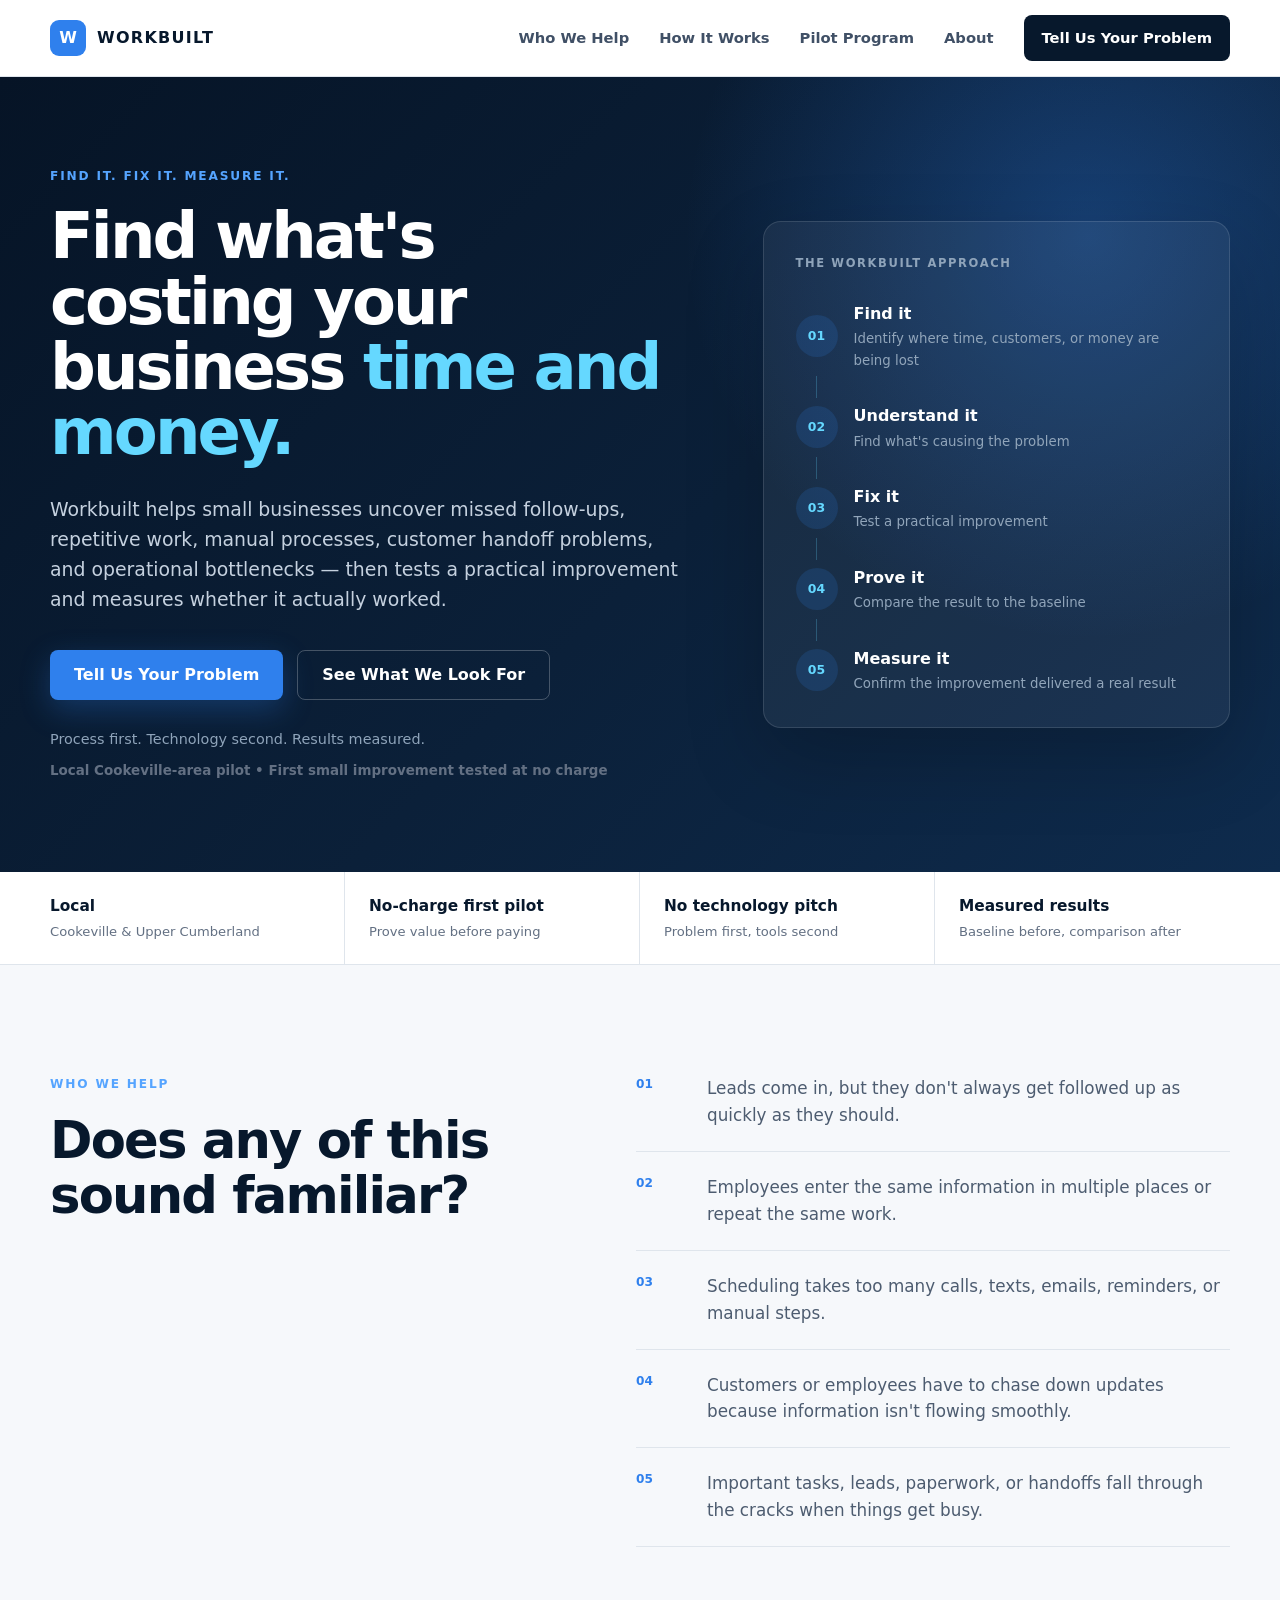
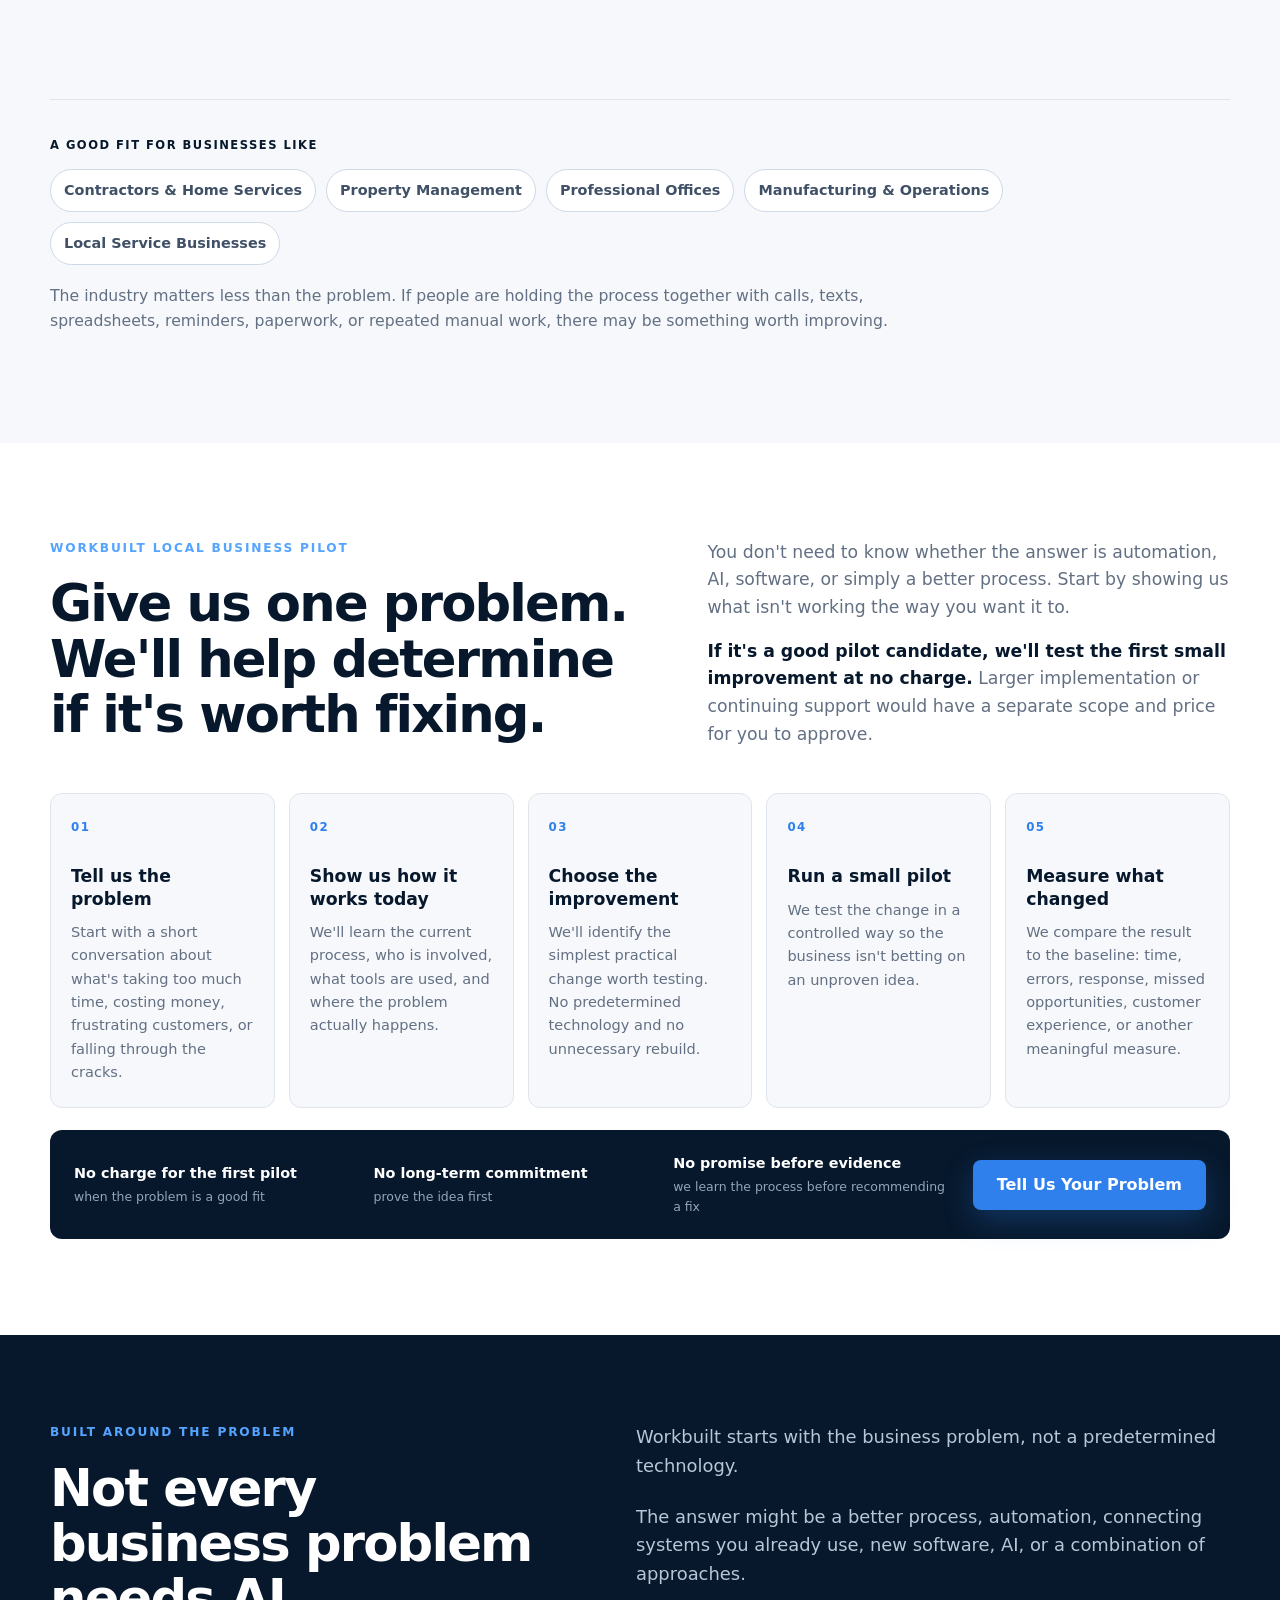
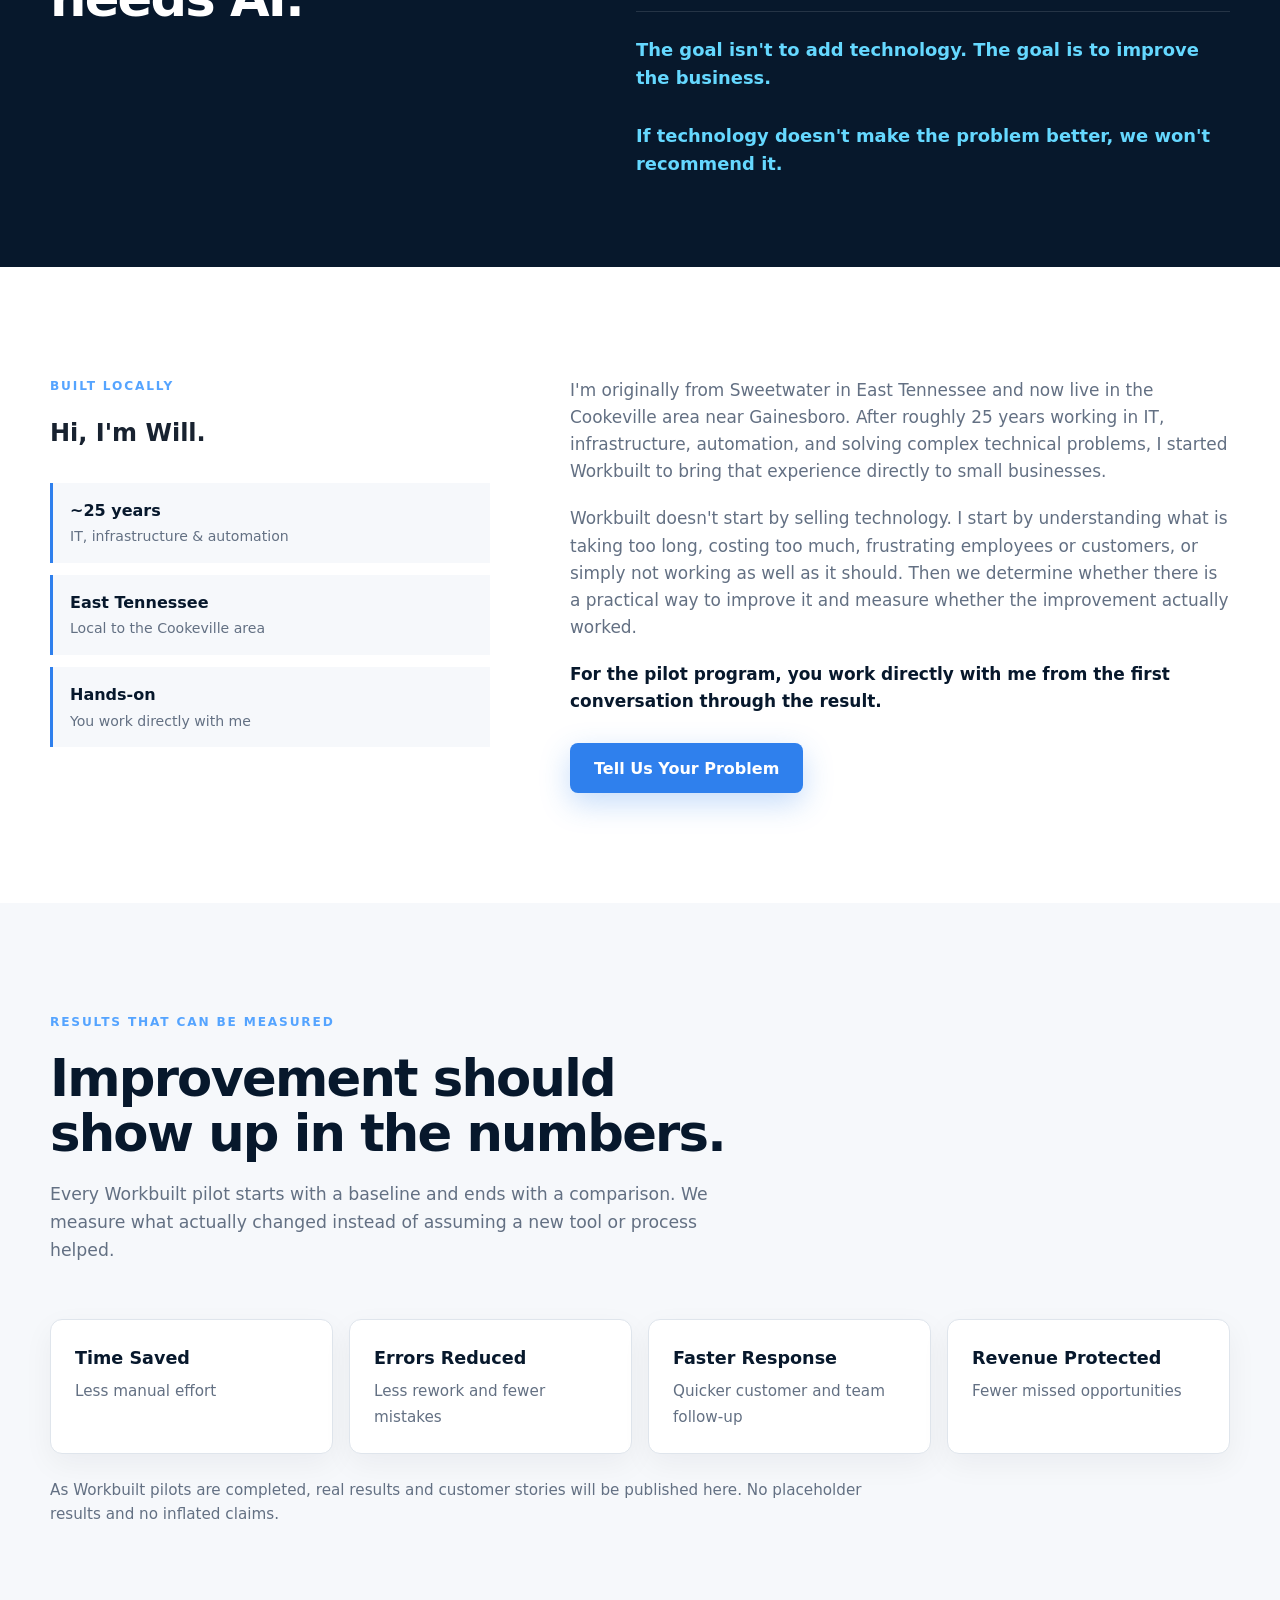
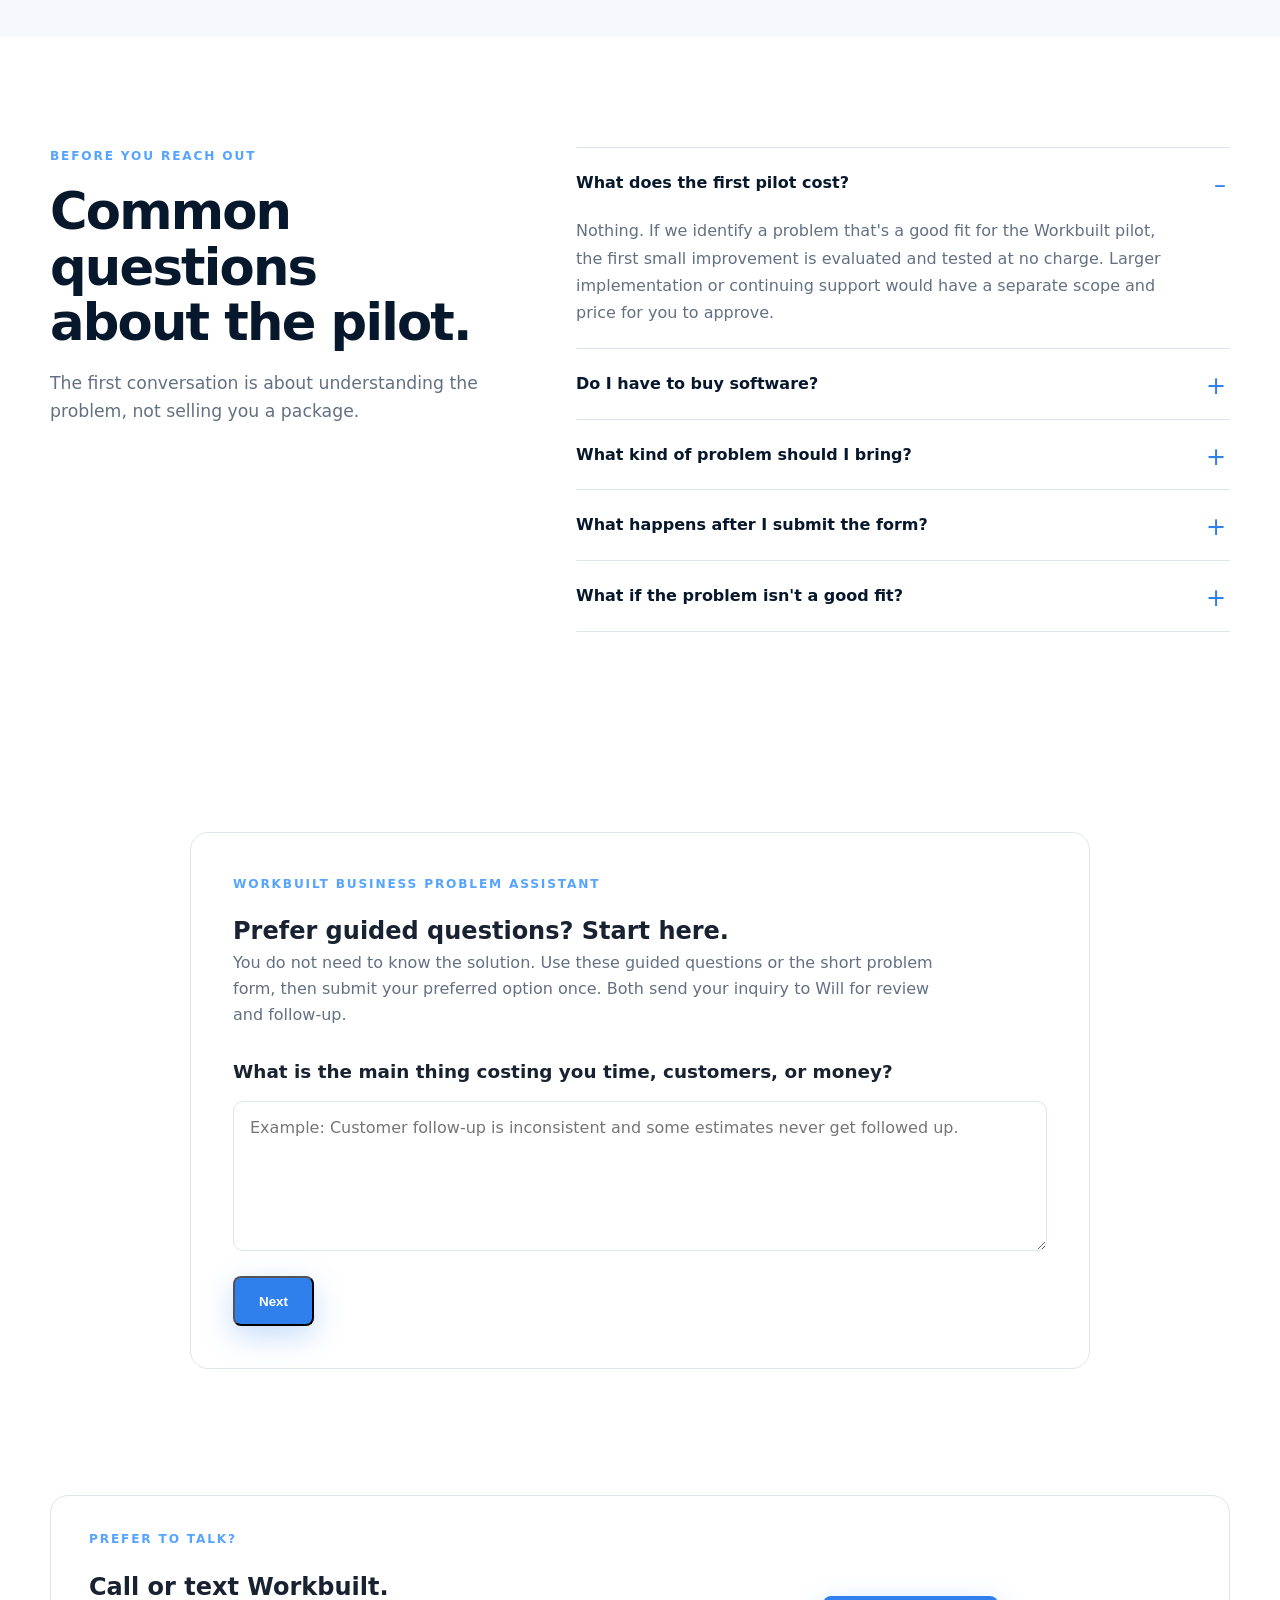
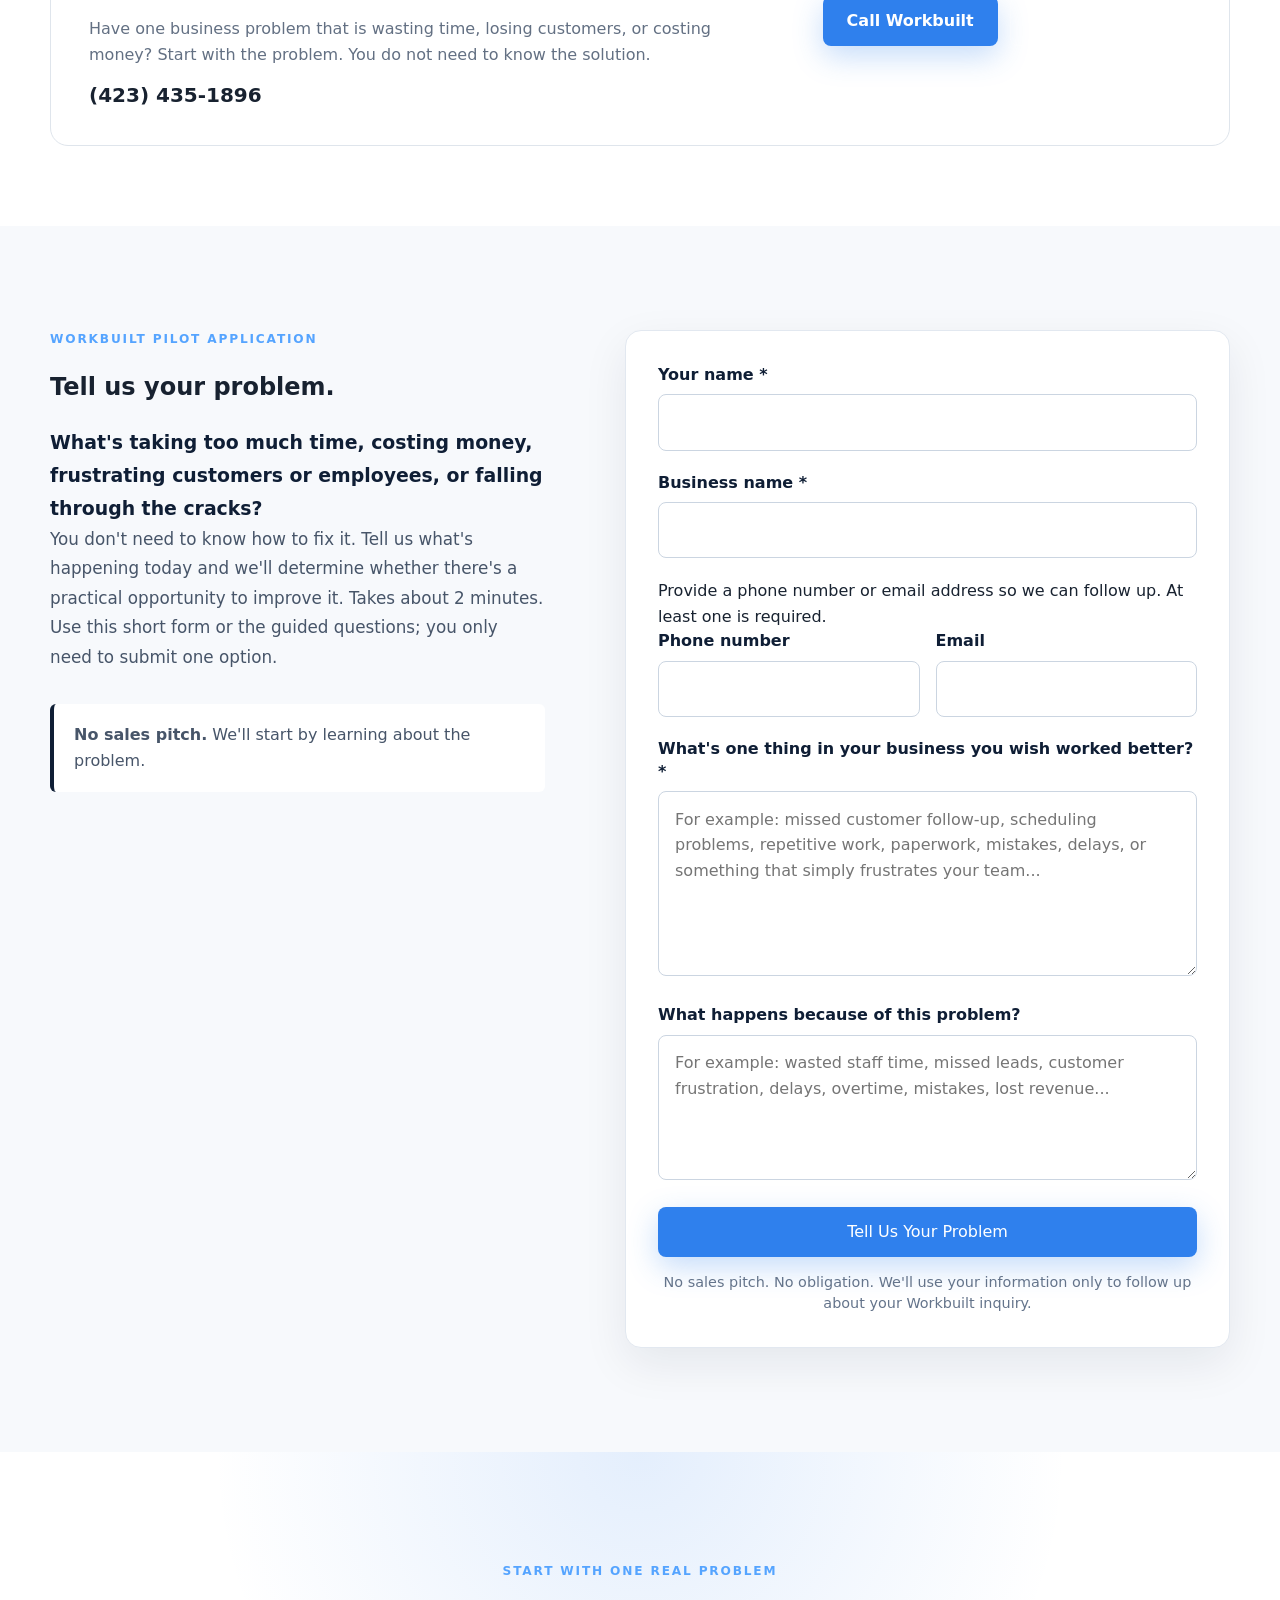
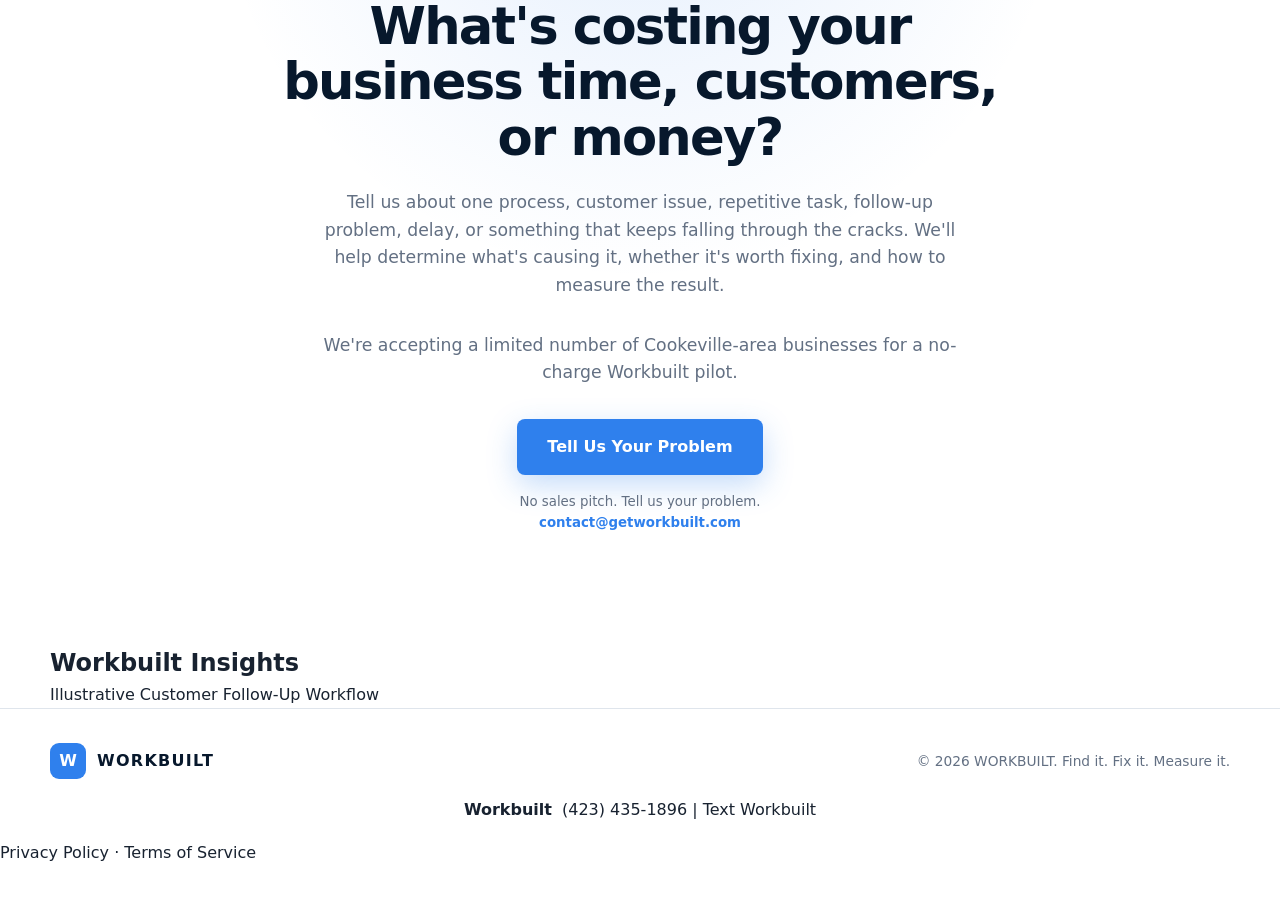
<file: index.html>
<!DOCTYPE html>
<html lang="en">
<head>
    <meta charset="UTF-8">
    <meta
        name="viewport"
        content="width=device-width, initial-scale=1.0"
    >

    <title>
        WORKBUILT | Find What Is Costing Your Business Time and Money
    </title>

    <meta
        name="description"
        content="WORKBUILT helps small businesses find missed follow-ups, repetitive work, manual processes, and operational problems that cost time or money — then test practical improvements and measure the result."
    >

    <meta
        name="robots"
        content="index, follow"
    >

    <meta
        property="og:title"
        content="WORKBUILT"
    >

    <meta
        property="og:description"
        content="Workbuilt helps businesses find operational problems costing time, customers, or money, then test practical improvements and measure whether they worked."
    >

    <meta
        property="og:type"
        content="website"
    >

    <meta
        property="og:url"
        content="https://getworkbuilt.com/"
    >

    <meta property="og:site_name" content="WORKBUILT">
    <meta name="twitter:card" content="summary">
    <meta name="twitter:title" content="WORKBUILT | Find It. Fix It. Measure It.">
    <meta name="twitter:description" content="Tell Workbuilt one real business problem. We find the cause, test a practical improvement, and measure the result.">
    <meta name="theme-color" content="#0f1e35">

    <link
        rel="canonical"
        href="https://getworkbuilt.com/"
    >

    <link
        rel="stylesheet"
        href="styles.css"
    >

<style>

/* ==========================================================
   WORKBUILT CONVERSION STYLES
   ========================================================== */

/* Pilot readability */

#pilot .pilot-copy {
    color: #475569;
    max-width: 640px;
}

#pilot .pilot-copy p {
    color: #475569;
    font-size: 1.08rem;
    line-height: 1.75;
    margin: 0 0 1.35rem;
}

#pilot .pilot-copy .pilot-lead {
    color: #0f1e35;
    font-weight: 700;
    font-size: 1.22rem;
    line-height: 1.55;
}

#pilot .pilot-copy strong {
    color: #0f1e35;
    font-weight: 800;
}

#pilot .pilot-copy .button {
    margin-top: 0.35rem;
}

/* Tighten philosophy / AI section */

#solutions {
    padding-top: 5.5rem;
    padding-bottom: 5.5rem;
}

#solutions .philosophy-copy p:last-child {
    margin-bottom: 0;
}

/* Keep the pilot offer visually balanced */

#pilot {
    padding-top: 6rem;
    padding-bottom: 6rem;
}

#pilot .audience-grid {
    align-items: start;
}

/* Mobile refinement */

@media (max-width: 768px) {

    #pilot {
        padding-top: 4.5rem;
        padding-bottom: 4.5rem;
    }

    #solutions {
        padding-top: 4.5rem;
        padding-bottom: 4.5rem;
    }

    #pilot .pilot-copy {
        max-width: none;
    }

    #pilot .pilot-copy .pilot-lead {
        font-size: 1.12rem;
    }
}



/* ==========================================================
   WORKBUILT PILOT APPLICATION
   ========================================================== */

.pilot-application-section {
    padding: 6.5rem 0;
    background: #f7f9fc;
}

.pilot-application-grid {
    display: grid;
    grid-template-columns: minmax(0, 0.9fr) minmax(0, 1.1fr);
    gap: 5rem;
    align-items: start;
}

.pilot-application-intro h2 {
    margin-top: 0.75rem;
    margin-bottom: 1.25rem;
}

.pilot-application-intro p {
    color: #475569;
    font-size: 1.05rem;
    line-height: 1.75;
}

.pilot-application-lead {
    color: #0f1e35 !important;
    font-size: 1.18rem !important;
    font-weight: 650;
}

.pilot-application-note {
    margin-top: 2rem;
    padding: 1.15rem 1.25rem;
    background: #ffffff;
    border-left: 4px solid #0f1e35;
    border-radius: 6px;
    color: #475569;
    line-height: 1.6;
}

.pilot-form-card {
    background: #ffffff;
    border: 1px solid #e2e8f0;
    border-radius: 16px;
    padding: 2rem;
    box-shadow: 0 16px 45px rgba(15, 30, 53, 0.08);
}

.form-field {
    margin-bottom: 1.25rem;
}

.form-field label {
    display: block;
    margin-bottom: 0.5rem;
    color: #0f1e35;
    font-weight: 700;
    line-height: 1.45;
}

.optional-label {
    color: #64748b;
    font-weight: 500;
    font-size: 0.9rem;
}

.form-field input,
.form-field textarea {
    width: 100%;
    box-sizing: border-box;
    border: 1px solid #cbd5e1;
    border-radius: 8px;
    background: #ffffff;
    color: #0f1e35;
    font: inherit;
    font-size: 1rem;
    padding: 0.9rem 1rem;
    transition:
        border-color 0.15s ease,
        box-shadow 0.15s ease;
}

.form-field textarea {
    resize: vertical;
    min-height: 145px;
}

.form-field input:focus,
.form-field textarea:focus {
    outline: none;
    border-color: #0f1e35;
    box-shadow: 0 0 0 3px rgba(15, 30, 53, 0.10);
}

.pilot-contact-grid {
    display: grid;
    grid-template-columns: 1fr 1fr;
    gap: 1rem;
}

.pilot-submit-button {
    width: 100%;
    border: 0;
    cursor: pointer;
    font: inherit;
}

.pilot-submit-button:disabled {
    opacity: 0.65;
    cursor: wait;
}

.pilot-form-reassurance {
    margin: 0.9rem 0 0;
    text-align: center;
    color: #64748b;
    font-size: 0.9rem;
}

.pilot-form-status {
    display: none;
    margin-top: 1.25rem;
    padding: 1rem 1.1rem;
    border-radius: 8px;
    line-height: 1.55;
}

.pilot-form-status.success {
    display: block;
    background: #f0fdf4;
    border: 1px solid #bbf7d0;
    color: #166534;
}

.pilot-form-status.error {
    display: block;
    background: #fff7ed;
    border: 1px solid #fed7aa;
    color: #9a3412;
}

.pilot-form-status[hidden] {
    display: none;
}

/* Keep the mobile shortcut from squeezing its copy into one-word lines. */
.mobile-cta .button {
    width: auto;
}

#wb-assistant-form .button-secondary {
    color: #0f1e35;
    background: #f1f5f9;
    border-color: #cbd5e1;
}

.form-honeypot {
    position: absolute !important;
    left: -10000px !important;
    width: 1px !important;
    height: 1px !important;
    overflow: hidden !important;
}

@media (max-width: 850px) {

    .pilot-application-section {
        padding: 4.75rem 0;
    }

    .pilot-application-grid {
        grid-template-columns: 1fr;
        gap: 2.5rem;
    }

    .pilot-form-card {
        padding: 1.5rem;
    }
}

@media (max-width: 600px) {

    .pilot-contact-grid {
        grid-template-columns: 1fr;
        gap: 0;
    }

    .pilot-form-card {
        padding: 1.25rem;
        border-radius: 12px;
    }

    .pilot-application-intro p {
        font-size: 1rem;
    }
}


/* Workbuilt Pilot form final responsive refinements */
.pilot-form-reassurance {
    width: 100%;
    max-width: 100%;
    box-sizing: border-box;
    white-space: normal;
    overflow-wrap: break-word;
    text-align: center;
    line-height: 1.5;
    margin-left: auto;
    margin-right: auto;
}

.pilot-form-card {
    min-width: 0;
}

.pilot-form-card form {
    min-width: 0;
    width: 100%;
}

@media (max-width: 700px) {
    .pilot-form-row {
        grid-template-columns: 1fr;
    }

    .pilot-application-grid {
        grid-template-columns: 1fr;
    }
}

</style>


<script type="application/ld+json">
{"@context":"https://schema.org","@type":["ProfessionalService","Organization"],"@id":"https://getworkbuilt.com/#organization","name":"Workbuilt","url":"https://getworkbuilt.com/","email":"contact@getworkbuilt.com","telephone":"+1-423-435-1896","founder":{"@type":"Person","name":"Will Goodman"},"areaServed":[{"@type":"City","name":"Cookeville","addressRegion":"TN"},{"@type":"AdministrativeArea","name":"Upper Cumberland, Tennessee"}],"description":"Workbuilt helps small businesses identify operational problems, test practical improvements, and measure the result."}
</script>

<script type="application/ld+json">
{
  "@context": "https://schema.org",
  "@type": "FAQPage",
  "mainEntity": [
    {"@type":"Question","name":"What does the first pilot cost?","acceptedAnswer":{"@type":"Answer","text":"Nothing. If Workbuilt identifies a problem that is a good fit for the pilot, the first small improvement is evaluated and tested at no charge. Larger implementation or continuing support would have a separate scope and price for you to approve."}},
    {"@type":"Question","name":"Do I have to buy software?","acceptedAnswer":{"@type":"Answer","text":"No. Workbuilt starts with the problem. The right answer may be a process change, something you already use, automation, AI, new software, or a combination."}},
    {"@type":"Question","name":"What kind of problem should I bring?","acceptedAnswer":{"@type":"Answer","text":"A recurring problem that wastes staff time, causes missed follow-up, creates delays or mistakes, frustrates customers, or depends too heavily on someone remembering the next step."}},
    {"@type":"Question","name":"What happens after I submit the form?","acceptedAnswer":{"@type":"Answer","text":"Workbuilt starts with a short conversation to understand the problem. If there is a promising opportunity, the current process is documented and both sides decide whether a small pilot makes sense."}}
  ]
}
</script>

</head>

<body>

<a class="skip-link" href="#main-content">Skip to main content</a>

<header class="site-header">
    <div class="container nav-container">

        <a
            class="brand"
            href="#top"
            aria-label="WORKBUILT home"
        >
            <span class="brand-mark">W</span>
            <span class="brand-name">WORKBUILT</span>
        </a>

        <nav class="nav-links" aria-label="Primary navigation">
            <a href="#who-we-help">Who We Help</a>
            <a href="#how-it-works">How It Works</a>
            <a href="#pilot">Pilot Program</a>
            <a href="#about">About</a>
            <a class="nav-cta" href="#pilot-application">
                Tell Us Your Problem
            </a>
        </nav>

    </div>
</header>


<main id="main-content" tabindex="-1">
<div id="top" aria-hidden="true"></div>

    <section class="hero">

        <div class="container hero-grid">

            <div class="hero-content">

                <div class="eyebrow">
                    FIND IT. FIX IT. MEASURE IT.
                </div>

                <h1>
                    Find what's costing your business
                    <span>time and money.</span>
                </h1>

                <p class="hero-copy">
                    Workbuilt helps small businesses uncover missed follow-ups,
                    repetitive work, manual processes, customer handoff problems,
                    and operational bottlenecks &mdash; then tests a practical
                    improvement and measures whether it actually worked.
                </p>

                <div class="hero-actions">

                    <a
                        class="button button-primary"
                        href="#pilot-application"
                    >Tell Us Your Problem</a>

                    <a
                        class="button button-secondary"
                        href="#who-we-help"
                    >
                        See What We Look For
                    </a>

                </div>

                <div class="hero-note">
                    Process first. Technology second. Results measured.
                    <span class="hero-local-note">Local Cookeville-area pilot &bull; First small improvement tested at no charge</span>
                </div>

            </div>


            <div class="hero-panel">

                <div class="panel-label">
                    THE WORKBUILT APPROACH
                </div>

                <div class="process-flow">

                    <div class="flow-item">
                        <span>01</span>
                        <div>
                            <strong>Find it</strong>
                            <small>Identify where time, customers, or money are being lost</small>
                        </div>
                    </div>

                    <div class="flow-line"></div>

                    <div class="flow-item">
                        <span>02</span>
                        <div>
                            <strong>Understand it</strong>
                            <small>Find what's causing the problem</small>
                        </div>
                    </div>

                    <div class="flow-line"></div>

                    <div class="flow-item">
                        <span>03</span>
                        <div>
                            <strong>Fix it</strong>
                            <small>Test a practical improvement</small>
                        </div>
                    </div>

                    <div class="flow-line"></div>

                    <div class="flow-item">
                        <span>04</span>
                        <div>
                            <strong>Prove it</strong>
                            <small>Compare the result to the baseline</small>
                        </div>
                    </div>

                    <div class="flow-line"></div>

                    <div class="flow-item">
                        <span>05</span>
                        <div>
                            <strong>Measure it</strong>
                            <small>Confirm the improvement delivered a real result</small>
                        </div>
                    </div>

                </div>

            </div>

        </div>

    </section>

    <section class="trust-strip" aria-label="Workbuilt pilot highlights">
        <div class="container trust-strip-grid">
            <div class="trust-item"><strong>Local</strong><span>Cookeville & Upper Cumberland</span></div>
            <div class="trust-item"><strong>No-charge first pilot</strong><span>Prove value before paying</span></div>
            <div class="trust-item"><strong>No technology pitch</strong><span>Problem first, tools second</span></div>
            <div class="trust-item"><strong>Measured results</strong><span>Baseline before, comparison after</span></div>
        </div>
    </section>


    <section
        class="section section-light"
        id="who-we-help"
    >

        <div class="container audience-grid">

            <div class="section-heading audience-heading">

                <div class="eyebrow">WHO WE HELP</div>

                <h2>
                    Does any of this
                    sound familiar?
                </h2>

            </div>


            <div class="signal-list">

                <div class="signal">
                    <span>01</span>
                    <p>
                        Leads come in, but they don't always get
                        followed up as quickly as they should.
                    </p>
                </div>

                <div class="signal">
                    <span>02</span>
                    <p>
                        Employees enter the same information in multiple
                        places or repeat the same work.
                    </p>
                </div>

                <div class="signal">
                    <span>03</span>
                    <p>
                        Scheduling takes too many calls, texts, emails,
                        reminders, or manual steps.
                    </p>
                </div>

                <div class="signal">
                    <span>04</span>
                    <p>
                        Customers or employees have to chase down updates
                        because information isn't flowing smoothly.
                    </p>
                </div>

                <div class="signal">
                    <span>05</span>
                    <p>
                        Important tasks, leads, paperwork, or handoffs fall
                        through the cracks when things get busy.
                    </p>
                </div>

            </div>

            <div class="industry-fit" aria-label="Businesses Workbuilt can help">
                <p class="industry-fit-label">A GOOD FIT FOR BUSINESSES LIKE</p>
                <div class="industry-chips">
                    <span>Contractors & Home Services</span>
                    <span>Property Management</span>
                    <span>Professional Offices</span>
                    <span>Manufacturing & Operations</span>
                    <span>Local Service Businesses</span>
                </div>
                <p class="industry-fit-note">The industry matters less than the problem. If people are holding the process together with calls, texts, spreadsheets, reminders, paperwork, or repeated manual work, there may be something worth improving.</p>
            </div>

        </div>

    </section>


    <section class="section pilot-section" id="pilot">
        <div class="container">
            <div class="pilot-header-grid">
                <div class="section-heading">
                    <div class="eyebrow">WORKBUILT LOCAL BUSINESS PILOT</div>
                    <h2>Give us one problem. We'll help determine if it's worth fixing.</h2>
                </div>
                <div class="pilot-intro-copy">
                    <p>You don't need to know whether the answer is automation, AI, software, or simply a better process. Start by showing us what isn't working the way you want it to.</p>
                    <p><strong>If it's a good pilot candidate, we'll test the first small improvement at no charge.</strong> Larger implementation or continuing support would have a separate scope and price for you to approve.</p>
                </div>
            </div>

            <div class="pilot-steps" id="how-it-works">
                <article class="pilot-step"><span>01</span><h3>Tell us the problem</h3><p>Start with a short conversation about what's taking too much time, costing money, frustrating customers, or falling through the cracks.</p></article>
                <article class="pilot-step"><span>02</span><h3>Show us how it works today</h3><p>We'll learn the current process, who is involved, what tools are used, and where the problem actually happens.</p></article>
                <article class="pilot-step"><span>03</span><h3>Choose the improvement</h3><p>We'll identify the simplest practical change worth testing. No predetermined technology and no unnecessary rebuild.</p></article>
                <article class="pilot-step"><span>04</span><h3>Run a small pilot</h3><p>We test the change in a controlled way so the business isn't betting on an unproven idea.</p></article>
                <article class="pilot-step"><span>05</span><h3>Measure what changed</h3><p>We compare the result to the baseline: time, errors, response, missed opportunities, customer experience, or another meaningful measure.</p></article>
            </div>

            <div class="pilot-proof-bar">
                <div><strong>No charge for the first pilot</strong><span>when the problem is a good fit</span></div>
                <div><strong>No long-term commitment</strong><span>prove the idea first</span></div>
                <div><strong>No promise before evidence</strong><span>we learn the process before recommending a fix</span></div>
                <a class="button button-primary" href="#pilot-application">Tell Us Your Problem</a>
            </div>
        </div>
    </section>


    <section
        class="section philosophy-section"
        id="solutions"
    >

        <div class="container philosophy-grid">

            <div>

                <div class="eyebrow">
                    BUILT AROUND THE PROBLEM
                </div>

                <h2>
                    Not every business problem needs AI.
                </h2>

            </div>

            <div class="philosophy-copy">

                <p>
                    Workbuilt starts with the business problem,
                    not a predetermined technology.
                </p>

                <p>
                    The answer might be a better process, automation,
                    connecting systems you already use, new software,
                    AI, or a combination of approaches.
                </p>

                <p class="highlight-copy">
                    The goal isn't to add technology.
                    The goal is to improve the business.<br><br>
                    If technology doesn't make the problem better,
                    we won't recommend it.
                </p>

            </div>

        </div>

    </section>


    <section class="section founder-section" id="about">
    <div class="container founder-grid">
        <div class="founder-heading">
            <div class="eyebrow">BUILT LOCALLY</div>
            <h2>Hi, I'm Will.</h2>
            <div class="founder-facts">
                <div><strong>~25 years</strong><span>IT, infrastructure & automation</span></div>
                <div><strong>East Tennessee</strong><span>Local to the Cookeville area</span></div>
                <div><strong>Hands-on</strong><span>You work directly with me</span></div>
            </div>
        </div>
        <div class="founder-copy">
            <p>I'm originally from Sweetwater in East Tennessee and now live in the Cookeville area near Gainesboro. After roughly 25 years working in IT, infrastructure, automation, and solving complex technical problems, I started Workbuilt to bring that experience directly to small businesses.</p>
            <p>Workbuilt doesn't start by selling technology. I start by understanding what is taking too long, costing too much, frustrating employees or customers, or simply not working as well as it should. Then we determine whether there is a practical way to improve it and measure whether the improvement actually worked.</p>
            <p><strong>For the pilot program, you work directly with me from the first conversation through the result.</strong></p>
            <a class="button button-primary" href="#pilot-application">Tell Us Your Problem</a>
        </div>
    </div>
</section>

<section class="section section-light results-section" id="results">
    <div class="container">
        <div class="section-heading">
            <div class="eyebrow">RESULTS THAT CAN BE MEASURED</div>
            <h2>Improvement should show up in the numbers.</h2>
            <p>Every Workbuilt pilot starts with a baseline and ends with a comparison. We measure what actually changed instead of assuming a new tool or process helped.</p>
        </div>
        <div class="results-grid">
            <div class="result-card"><strong>Time Saved</strong><span>Less manual effort</span></div>
            <div class="result-card"><strong>Errors Reduced</strong><span>Less rework and fewer mistakes</span></div>
            <div class="result-card"><strong>Faster Response</strong><span>Quicker customer and team follow-up</span></div>
            <div class="result-card"><strong>Revenue Protected</strong><span>Fewer missed opportunities</span></div>
        </div>
        <p class="results-note">As Workbuilt pilots are completed, real results and customer stories will be published here. No placeholder results and no inflated claims.</p>
    </div>
</section>

<section class="section faq-section" id="faq">
    <div class="container faq-grid">
        <div class="section-heading faq-heading">
            <div class="eyebrow">BEFORE YOU REACH OUT</div>
            <h2>Common questions about the pilot.</h2>
            <p>The first conversation is about understanding the problem, not selling you a package.</p>
        </div>
        <div class="faq-list">
            <details open><summary>What does the first pilot cost?</summary><p>Nothing. If we identify a problem that's a good fit for the Workbuilt pilot, the first small improvement is evaluated and tested at no charge. Larger implementation or continuing support would have a separate scope and price for you to approve.</p></details>
            <details><summary>Do I have to buy software?</summary><p>No. Workbuilt starts with the problem. The right answer may be a process change, something you already use, automation, AI, new software, or a combination.</p></details>
            <details><summary>What kind of problem should I bring?</summary><p>Anything that repeatedly wastes staff time, causes missed follow-up, creates delays or mistakes, frustrates customers, or depends too heavily on someone remembering to do the next step.</p></details>
            <details><summary>What happens after I submit the form?</summary><p>We'll have a short conversation to understand the problem. If there's a promising opportunity, we'll document how it works today and decide together whether a small pilot makes sense.</p></details>
            <details><summary>What if the problem isn't a good fit?</summary><p>We'll tell you. The goal is not to force every problem into a Workbuilt project. If we don't see a practical way to help, there's no obligation.</p></details>
        </div>
    </div>
</section>

    

<section id="workbuilt-problem-assistant" class="wb-assistant-section">
  <div class="container">
    <div class="wb-assistant-card">
      <div class="eyebrow">WORKBUILT BUSINESS PROBLEM ASSISTANT</div>
      <h2>Prefer guided questions? Start here.</h2>
      <p class="wb-assistant-lead">You do not need to know the solution. Use these guided questions or the <a href="#pilot-application">short problem form</a>, then submit your preferred option once. Both send your inquiry to Will for review and follow-up.</p>
      <form id="wb-assistant-form" action="https://formspree.io/f/mppzkrew" method="POST">
        <input type="hidden" name="_subject" value="New Workbuilt Website Problem Conversation">
        <input type="hidden" name="source" value="WEBSITE CHAT">
        <input type="hidden" name="utm_source" id="wba-utm-source">
        <input type="hidden" name="utm_medium" id="wba-utm-medium">
        <input type="hidden" name="utm_campaign" id="wba-utm-campaign">
        <input type="hidden" name="utm_content" id="wba-utm-content">
        <input type="hidden" name="utm_term" id="wba-utm-term">
        <input type="hidden" name="landing_page" id="wba-landing-page">
        <input type="hidden" name="referrer" id="wba-referrer">

        <div class="wb-assistant-step is-active" data-step="1">
          <div class="wb-assistant-question">What is the main thing costing you time, customers, or money?</div>
          <textarea name="business_problem" rows="5" required placeholder="Example: Customer follow-up is inconsistent and some estimates never get followed up."></textarea>
          <button type="button" class="button button-primary" data-wb-next>Next</button>
        </div>

        <div class="wb-assistant-step" data-step="2">
          <div class="wb-assistant-question">How does the process work today?</div>
          <textarea name="current_process" rows="5" required placeholder="Who does it, what tools are used, and where are the handoffs?"></textarea>
          <div class="wb-assistant-actions"><button type="button" class="button button-secondary" data-wb-back>Back</button><button type="button" class="button button-primary" data-wb-next>Next</button></div>
        </div>

        <div class="wb-assistant-step" data-step="3">
          <div class="wb-assistant-question">How often does it happen, and what happens when it goes wrong?</div>
          <textarea name="frequency_and_impact" rows="5" required placeholder="Example: 10-15 times a week; staff loses time and we may lose customers."></textarea>
          <div class="wb-assistant-actions"><button type="button" class="button button-secondary" data-wb-back>Back</button><button type="button" class="button button-primary" data-wb-next>Next</button></div>
        </div>

        <div class="wb-assistant-step" data-step="4">
          <div class="wb-assistant-question">What would a better result look like?</div>
          <textarea name="desired_outcome" rows="4" required placeholder="Example: Every estimate gets followed up within one business day."></textarea>
          <div class="wb-assistant-actions"><button type="button" class="button button-secondary" data-wb-back>Back</button><button type="button" class="button button-primary" data-wb-next>Next</button></div>
        </div>

        <div class="wb-assistant-step" data-step="5">
          <div class="wb-assistant-question">Where should Will follow up?</div>
          <p id="wba-contact-hint">Provide a phone number or email address so Will can follow up. At least one is required.</p>
          <div class="pilot-contact-grid">
            <div class="form-field"><label for="wba-name">Your name *</label><input id="wba-name" name="name" type="text" autocomplete="name" required></div>
            <div class="form-field"><label for="wba-business">Business name *</label><input id="wba-business" name="business" type="text" autocomplete="organization" required></div>
            <div class="form-field"><label for="wba-phone">Phone</label><input id="wba-phone" name="phone" type="tel" autocomplete="tel" aria-describedby="wba-contact-hint wba-contact-error"></div>
            <div class="form-field"><label for="wba-email">Email</label><input id="wba-email" name="email" type="email" autocomplete="email" aria-describedby="wba-contact-hint wba-contact-error"></div>
          </div>
          <p id="wba-contact-error" class="pilot-form-status error" role="alert" hidden></p>
          <div class="form-honeypot" aria-hidden="true"><label>Leave this field empty<input type="text" name="_gotcha" tabindex="-1" autocomplete="off"></label></div>
          <div class="wb-assistant-actions"><button type="button" class="button button-secondary" data-wb-back>Back</button><button id="wb-assistant-submit" type="submit" class="button button-primary">Send My Problem</button></div>
        </div>
        <div id="wb-assistant-status" class="pilot-form-status" role="status" aria-live="polite"></div>
      </form>
    </div>
  </div>
</section>


<section class="wb-phone-section" data-workbuilt-phone="true">
  <div class="container">
    <div class="wb-phone-card">
      <div>
        <div class="eyebrow">PREFER TO TALK?</div>
        <h2>Call or text Workbuilt.</h2>
        <p>Have one business problem that is wasting time, losing customers, or costing money? Start with the problem. You do not need to know the solution.</p>
        <a class="wb-phone-number" href="tel:+14234351896" data-contact-method="PHONE">(423) 435-1896</a>
      </div>
      <div class="wb-phone-actions">
        <a class="button button-primary" href="tel:+14234351896" data-contact-method="PHONE">Call Workbuilt</a>
        <a class="button button-secondary" href="sms:+14234351896" data-contact-method="SMS">Text Workbuilt</a>
      </div>
    </div>
  </div>
</section>

<section id="pilot-application" class="pilot-application-section">
    <div class="container">
        <div class="pilot-application-grid">

            <div class="pilot-application-intro">
                <div class="eyebrow">
                    WORKBUILT PILOT APPLICATION
                </div>

                <h2>
                    Tell us your problem.
                </h2>

                <p class="pilot-application-lead">
                    What's taking too much time, costing money, frustrating customers
                    or employees, or falling through the cracks?
                </p>

                <p>
                    You don't need to know how to fix it. Tell us what's happening today
                    and we'll determine whether there's a practical opportunity
                    to improve it. Takes about 2 minutes. Use this short form or the
                    <a href="#workbuilt-problem-assistant">guided questions</a>; you only need to submit one option.
                </p>

                <div class="pilot-application-note">
                    <strong>No sales pitch.</strong>
                    We'll start by learning about the problem.
                </div>
            </div>

            <div class="pilot-form-card">

                <form
                    id="workbuilt-pilot-form"
                    action="https://formspree.io/f/mppzkrew"
                    method="POST"
                >

                    <input
                        type="hidden"
                        name="_subject"
                        value="New Workbuilt Pilot Application"
                    >

                    <input
                        type="hidden"
                        name="source"
                        value="getworkbuilt.com Workbuilt Pilot"
                    >
                    <input type="hidden" name="utm_source" id="wb-utm-source">
                    <input type="hidden" name="utm_medium" id="wb-utm-medium">
                    <input type="hidden" name="utm_campaign" id="wb-utm-campaign">
                    <input type="hidden" name="utm_content" id="wb-utm-content">
                    <input type="hidden" name="utm_term" id="wb-utm-term">
                    <input type="hidden" name="landing_page" id="wb-landing-page">
                    <input type="hidden" name="referrer" id="wb-referrer">

                    <div class="form-field">
                        <label for="pilot-name">
                            Your name <span aria-hidden="true">*</span>
                        </label>

                        <input
                            id="pilot-name"
                            name="name"
                            type="text"
                            autocomplete="name"
                            required
                        >
                    </div>

                    <div class="form-field">
                        <label for="pilot-business">
                            Business name <span aria-hidden="true">*</span>
                        </label>

                        <input
                            id="pilot-business"
                            name="business"
                            type="text"
                            autocomplete="organization"
                            required
                        >
                    </div>

                    <p id="pilot-contact-hint">Provide a phone number or email address so we can follow up. At least one is required.</p>
                    <div class="pilot-contact-grid">

                        <div class="form-field">
                            <label for="pilot-phone">
                                Phone number
                            </label>

                            <input
                                id="pilot-phone"
                                name="phone"
                                type="tel"
                                autocomplete="tel"
                                aria-describedby="pilot-contact-hint pilot-contact-error"
                            >
                        </div>

                        <div class="form-field">
                            <label for="pilot-email">
                                Email
                            </label>

                            <input
                                id="pilot-email"
                                name="email"
                                type="email"
                                autocomplete="email"
                                aria-describedby="pilot-contact-hint pilot-contact-error"
                            >
                        </div>

                    </div>

                    <p id="pilot-contact-error" class="pilot-form-status error" role="alert" hidden></p>
                    <div class="form-field">
                        <label for="pilot-problem">
                            What's one thing in your business you wish worked better?
                            <span aria-hidden="true">*</span>
                        </label>

                        <textarea
                            id="pilot-problem"
                            name="business_problem"
                            rows="6"
                            required
                            placeholder="For example: missed customer follow-up, scheduling problems, repetitive work, paperwork, mistakes, delays, or something that simply frustrates your team..."
                        ></textarea>
                    </div>

                    <div class="form-field">
                        <label for="pilot-impact">
                            What happens because of this problem?
                        </label>
                        <textarea
                            id="pilot-impact"
                            name="business_impact"
                            rows="4"
                            placeholder="For example: wasted staff time, missed leads, customer frustration, delays, overtime, mistakes, lost revenue..."
                        ></textarea>
                    </div>

                    <div class="form-honeypot" aria-hidden="true">
                        <label>
                            Leave this field empty
                            <input
                                type="text"
                                name="_gotcha"
                                tabindex="-1"
                                autocomplete="off"
                            >
                        </label>
                    </div>

                    <button
                        id="pilot-submit"
                        class="button button-primary pilot-submit-button"
                        type="submit"
                    >
                        Tell Us Your Problem
                    </button>

                    <p class="pilot-form-reassurance">
                        No sales pitch. No obligation. We'll use your information only to follow up about your Workbuilt inquiry.
                    </p>

                    <div
                        id="pilot-form-status"
                        class="pilot-form-status"
                        role="status"
                        aria-live="polite"
                    ></div>

                    <noscript>
                        <p class="pilot-form-reassurance">JavaScript is off. You can still submit this form normally, or email contact@getworkbuilt.com.</p>
                    </noscript>

                </form>

            </div>
        </div>
    </div>
</section>


<section
        class="section contact-section"
        id="contact"
    >

        <div class="container contact-inner">

            <div class="eyebrow">
                START WITH ONE REAL PROBLEM
            </div>

            <h2>
                What's costing your business time, customers, or money?
            </h2>

            <p>
                Tell us about one process, customer issue, repetitive task,
                follow-up problem, delay, or something that keeps falling
                through the cracks. We'll help determine what's causing it,
                whether it's worth fixing, and how to measure the result.
            </p>

            <p>
                We're accepting a limited number of Cookeville-area
                businesses for a no-charge Workbuilt pilot.
            </p>

            <a
                class="button button-primary button-large"
                href="#pilot-application"
            >Tell Us Your Problem</a>

            <small class="contact-note">
                No sales pitch. Tell us your problem.<br>
                <a href="mailto:contact@getworkbuilt.com">contact@getworkbuilt.com</a>
            </small>

        </div>

    </section>


<section class="wb-authority-discovery" aria-label="Workbuilt insights"><div class="container"><h2>Workbuilt Insights</h2><!-- WORKBUILT AUTHORITY LINKS -->
<p class="wb-authority-link"><a href="/customer-follow-up-pilot-case-study/">Illustrative Customer Follow-Up Workflow</a></p></div></section>
</main>


<div class="mobile-cta" aria-label="Workbuilt pilot shortcut">
    <span><strong>Have one problem in mind?</strong><small>Tell Workbuilt about it.</small></span>
    <a class="button button-primary" href="#pilot-application">Start Here</a>
</div>

<footer class="site-footer">

    <div class="container footer-inner">

        <div class="footer-brand">
            <span class="brand-mark">W</span>
            <span class="brand-name">WORKBUILT</span>
        </div>

        <div class="footer-copy">
            &copy; 2026 WORKBUILT.
            Find it. Fix it. Measure it.
        </div>

    </div>


  <div class="wb-footer-contact">
    <strong>Workbuilt</strong>
    <span><a href="tel:+14234351896" data-contact-method="PHONE">(423) 435-1896</a> | <a href="sms:+14234351896" data-contact-method="SMS">Text Workbuilt</a></span>
  </div>

<!-- WORKBUILT LEGAL LINKS -->
<div class="wb-legal-links" aria-label="Legal">
  <a href="/privacy/">Privacy Policy</a>
  <span aria-hidden="true"> · </span>
  <a href="/terms/">Terms of Service</a>
</div>

</footer>


<script>
document.addEventListener("DOMContentLoaded", function () {

    // Attribution is optional. Storage restrictions must not prevent an inquiry.
    const attributionMemory = new Map();
    function readSession(key) {
        try {
            const value = sessionStorage.getItem(key);
            if (value !== null) return value;
        } catch (error) {}
        return attributionMemory.get(key) || "";
    }
    function writeSession(key, value) {
        attributionMemory.set(key, value);
        try { sessionStorage.setItem(key, value); } catch (error) {}
    }
    document.querySelectorAll("[data-contact-method]").forEach(function (link) {
        link.addEventListener("click", function () {
            const method = link.getAttribute("data-contact-method") || "UNKNOWN";
            writeSession("wb_last_contact_method", method);
            writeSession("wb_last_contact_click_at", new Date().toISOString());
        });
    });


    const params = new URLSearchParams(window.location.search);
    /* WORKBUILT RELEASE 2A REFERRAL CLASSIFIER */
    function wbClassifyReferral(referrer){const r=(referrer||"").toLowerCase();if(!r)return {source:"direct",medium:"none"};if(r.includes("chatgpt.com"))return {source:"chatgpt",medium:"ai_referral"};if(r.includes("perplexity.ai"))return {source:"perplexity",medium:"ai_referral"};if(r.includes("claude.ai"))return {source:"claude",medium:"ai_referral"};if(r.includes("grok.com")||r.includes("x.com"))return {source:"grok_x",medium:"ai_referral"};if(r.includes("google."))return {source:"google",medium:"organic"};if(r.includes("bing.com"))return {source:"bing",medium:"organic"};return {source:"referral",medium:"referral"};}
    /* WORKBUILT RELEASE 2A REFERRAL CLASSIFIER END */

    const attributionKeys = ["utm_source","utm_medium","utm_campaign","utm_content","utm_term"];
    attributionKeys.forEach(function(key) {
        const incoming = params.get(key);
        if (incoming && !readSession("wb_" + key)) writeSession("wb_" + key, incoming);
    });
    const wbReferral=wbClassifyReferral(document.referrer);
    if(!readSession("wb_utm_source")&&!params.get("utm_source")) writeSession("wb_utm_source",wbReferral.source);
    if(!readSession("wb_utm_medium")&&!params.get("utm_medium")) writeSession("wb_utm_medium",wbReferral.medium);
    if (!readSession("wb_landing_page")) writeSession("wb_landing_page", window.location.href);
    if (!readSession("wb_referrer")) writeSession("wb_referrer", document.referrer || "DIRECT");

    function populateAttribution(prefix) {
        attributionKeys.forEach(function(key) {
            const el = document.getElementById(prefix + key.replaceAll("_","-"));
            if (el) el.value = readSession("wb_" + key);
        });
        const landing = document.getElementById(prefix + "landing-page");
        const referrer = document.getElementById(prefix + "referrer");
        if (landing) landing.value = readSession("wb_landing_page") || window.location.href;
        if (referrer) referrer.value = readSession("wb_referrer") || "DIRECT";
    }
    populateAttribution("wb-");
    populateAttribution("wba-");

    function validateFields(container, beforeReport) {
        for (const field of container.querySelectorAll("input:not([type=hidden]), textarea, select")) {
            if (!field.checkValidity()) {
                if (beforeReport) beforeReport();
                field.reportValidity();
                field.focus();
                return false;
            }
        }
        return true;
    }

    function contactCheck(form, phoneId, emailId, errorId) {
        const phone = form.querySelector("#" + phoneId);
        const email = form.querySelector("#" + emailId);
        const error = form.querySelector("#" + errorId);
        function clearError() {
            error.hidden = true;
            error.textContent = "";
            phone.removeAttribute("aria-invalid");
            email.removeAttribute("aria-invalid");
        }
        phone.addEventListener("input", clearError);
        email.addEventListener("input", clearError);
        return {
            clear: clearError,
            valid: function () {
                clearError();
                if (phone.value.trim() || email.value.trim()) return true;
                error.textContent = "Enter a phone number or email address so we can follow up.";
                error.hidden = false;
                phone.setAttribute("aria-invalid", "true");
                email.setAttribute("aria-invalid", "true");
                phone.focus();
                return false;
            }
        };
    }

    const assistantForm = document.getElementById("wb-assistant-form");
    const assistantStatus = document.getElementById("wb-assistant-status");
    const assistantSubmit = document.getElementById("wb-assistant-submit");
    if (assistantForm && assistantStatus && assistantSubmit) {
        const steps = Array.from(assistantForm.querySelectorAll(".wb-assistant-step"));
        let currentStep = 0;
        let submitting = false;
        assistantForm.noValidate = true;
        const contact = contactCheck(assistantForm, "wba-phone", "wba-email", "wba-contact-error");
        function showStep(i) {
            currentStep = Math.max(0, Math.min(i, steps.length - 1));
            steps.forEach(function(step, n) {
                const active = n === currentStep;
                step.classList.toggle("is-active", active);
                step.hidden = !active;
                step.setAttribute("aria-hidden", active ? "false" : "true");
            });
        }
        assistantForm.querySelectorAll("[data-wb-next]").forEach(function(btn) {
            btn.addEventListener("click", function() {
                if (!submitting && validateFields(steps[currentStep])) showStep(currentStep + 1);
            });
        });
        assistantForm.querySelectorAll("[data-wb-back]").forEach(function(btn) {
            btn.addEventListener("click", function() { if (!submitting) showStep(currentStep - 1); });
        });
        showStep(0);
        assistantForm.addEventListener("submit", async function(event) {
            event.preventDefault();
            if (submitting) return;
            for (let i = 0; i < steps.length; i++) {
                if (!validateFields(steps[i], function () { showStep(i); })) return;
            }
            if (!contact.valid()) { showStep(steps.length - 1); return; }
            submitting = true;
            assistantStatus.className = "pilot-form-status";
            assistantStatus.textContent = "Sending your problem...";
            assistantSubmit.disabled = true;
            assistantSubmit.textContent = "Sending...";
            try {
                const response = await fetch(assistantForm.action, {method: assistantForm.method, body: new FormData(assistantForm), headers: {"Accept":"application/json"}});
                if (!response.ok) throw new Error("Submission failed");
                assistantForm.reset(); contact.clear(); showStep(0); populateAttribution("wba-");
                assistantStatus.className = "pilot-form-status success";
                assistantStatus.innerHTML = "<strong>Thanks — Will has your starting point.</strong><br>We'll review the problem and follow up to understand how the process works today.";
            } catch (error) {
                assistantStatus.className = "pilot-form-status error";
                assistantStatus.innerHTML = "<strong>We couldn't send this right now.</strong><br>Your answers are still here. Please try again, or email <a href=\"mailto:contact@getworkbuilt.com\">contact@getworkbuilt.com</a>.";
            } finally {
                submitting = false;
                assistantSubmit.disabled = false;
                assistantSubmit.textContent = "Send My Problem";
            }
        });
    }

    const form = document.getElementById("workbuilt-pilot-form");
    const status = document.getElementById("pilot-form-status");
    const submitButton = document.getElementById("pilot-submit");

    if (!form || !status || !submitButton) {
        return;
    }

    form.noValidate = true;
    let submitting = false;
    const contact = contactCheck(form, "pilot-phone", "pilot-email", "pilot-contact-error");

    form.addEventListener("submit", async function (event) {

        event.preventDefault();
        if (submitting || !validateFields(form) || !contact.valid()) return;
        submitting = true;

        status.className = "pilot-form-status";
        status.textContent = "";

        submitButton.disabled = true;
        submitButton.textContent = "Sending...";

        try {

            const response = await fetch(form.action, {
                method: form.method,
                body: new FormData(form),
                headers: {
                    "Accept": "application/json"
                }
            });

            if (response.ok) {

                form.reset();
                contact.clear();
                populateAttribution("wb-");

                status.className = "pilot-form-status success";
                status.innerHTML =
                    "<strong>Thanks — we'll take a look.</strong><br>" +
                    "We'll review what you shared and reach out to learn " +
                    "a little more about how the process works today.";

            }
            else {

                throw new Error("Submission failed");
            }

        }
        catch (error) {

            status.className = "pilot-form-status error";
            status.innerHTML =
                "<strong>We couldn't send your application.</strong><br>" +
                "Your answers are still here. Please try again, or email us at " +
                "<a href=\"mailto:contact@getworkbuilt.com\">contact@getworkbuilt.com</a>.";

        }
        finally {
            submitting = false;
            submitButton.disabled = false;
            submitButton.textContent = "Tell Us Your Problem";
        }
    });
});
</script>

</body>
</html>
</file>
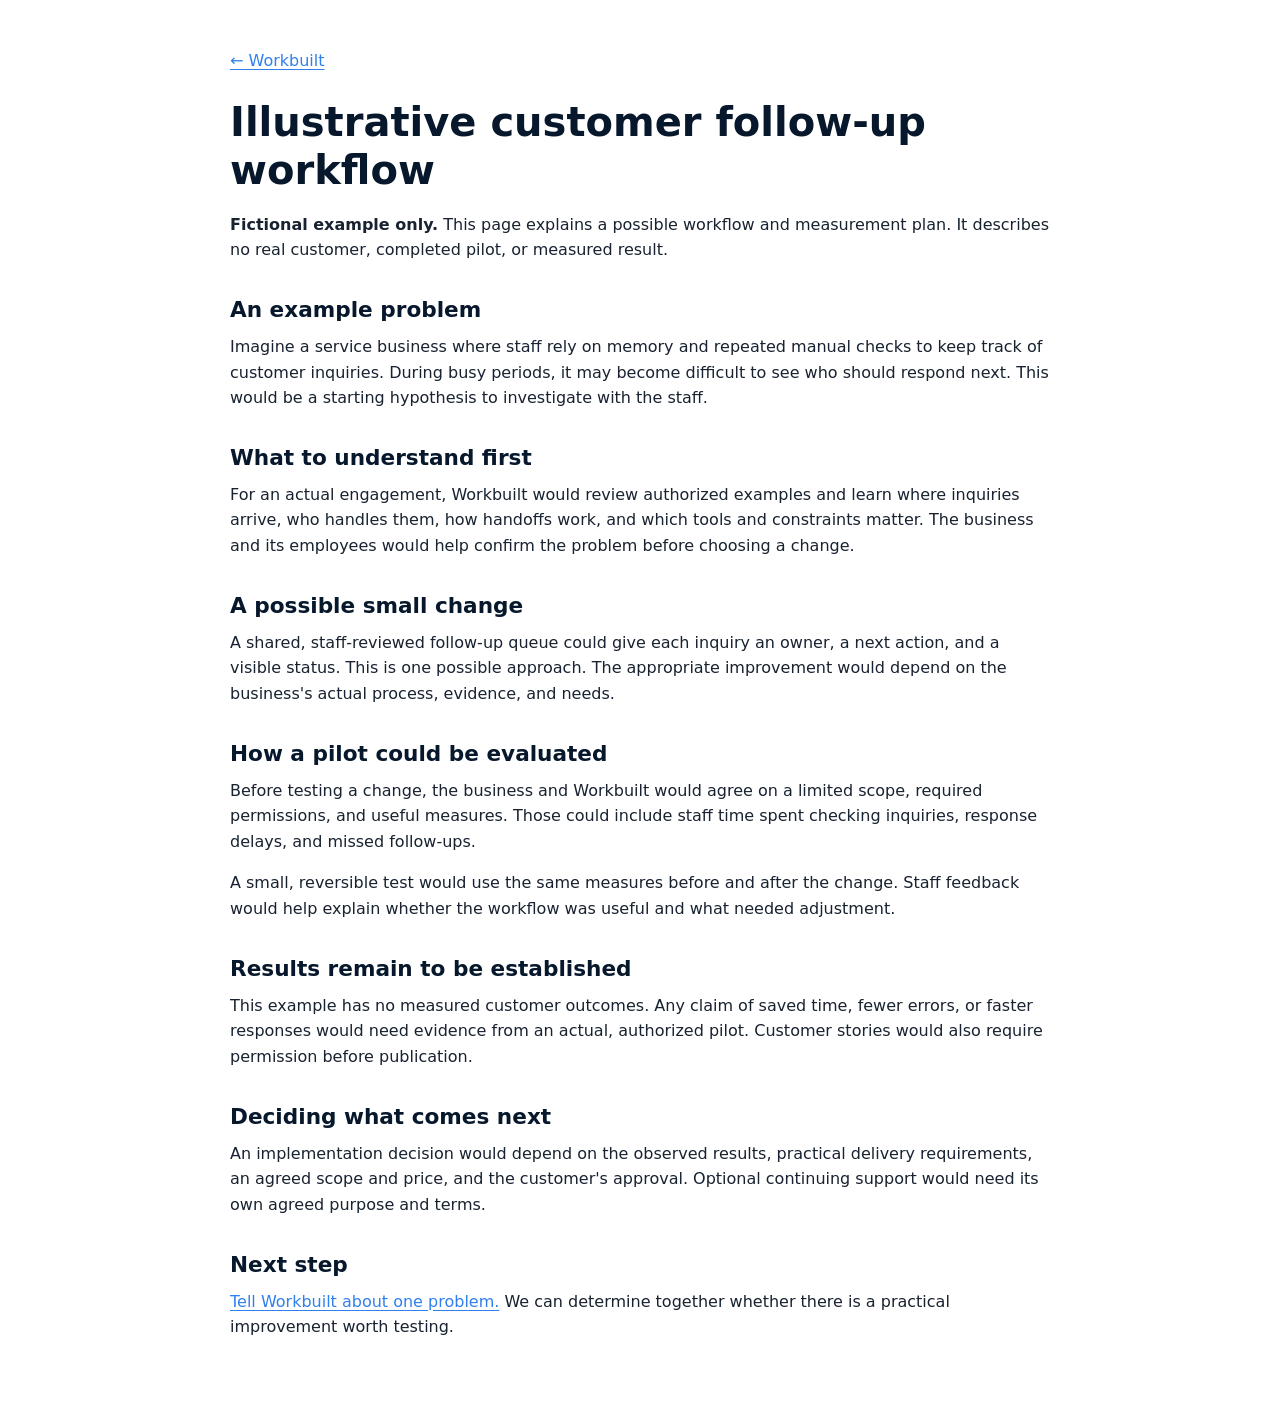
<file: customer-follow-up-pilot-case-study/index.html>
<!doctype html>
<html lang="en">
<head>
  <meta charset="utf-8">
  <meta name="viewport" content="width=device-width,initial-scale=1">
  <title>Illustrative Customer Follow-Up Workflow | Workbuilt</title>
  <meta name="description" content="A fictional example of how Workbuilt could examine customer follow-up, test a small process change, and plan measurement.">
  <meta property="og:title" content="Illustrative Customer Follow-Up Workflow | Workbuilt">
  <meta property="og:description" content="A fictional example of how Workbuilt could examine customer follow-up, test a small process change, and plan measurement.">
  <meta property="og:type" content="article">
  <meta property="og:url" content="https://getworkbuilt.com/customer-follow-up-pilot-case-study/">
  <link rel="canonical" href="https://getworkbuilt.com/customer-follow-up-pilot-case-study/">
  <link rel="stylesheet" href="/styles.css">
  <style>
    .illustrative-workflow { padding-bottom: 0; }
    .illustrative-workflow .wb-authority-page {
      width: min(820px, calc(100% - 48px));
      margin: 48px auto 80px;
    }
    .illustrative-workflow h1 {
      color: var(--navy);
      font-size: clamp(1.75rem, 4vw, 2.5rem);
      line-height: 1.2;
      margin: 24px 0 18px;
    }
    .illustrative-workflow h2 {
      color: var(--navy);
      font-size: 1.35rem;
      line-height: 1.35;
      margin: 32px 0 10px;
    }
    .illustrative-workflow p { margin-bottom: 16px; }
    .illustrative-workflow a {
      color: var(--blue);
      text-decoration: underline;
      text-underline-offset: 0.18em;
    }
    @media (max-width: 620px) {
      .illustrative-workflow .wb-authority-page { margin-top: 28px; }
    }
  </style>
  <script type="application/ld+json">
  {
    "@context": "https://schema.org",
    "@type": "Article",
    "headline": "Illustrative Customer Follow-Up Workflow",
    "description": "A fictional example of how Workbuilt could examine customer follow-up, test a small process change, and plan measurement.",
    "mainEntityOfPage": "https://getworkbuilt.com/customer-follow-up-pilot-case-study/",
    "publisher": {"@id": "https://getworkbuilt.com/#organization"}
  }
  </script>
</head>
<body class="illustrative-workflow">
  <main class="wb-authority-page">
    <article>
      <p><a href="/">← Workbuilt</a></p>
      <h1>Illustrative customer follow-up workflow</h1>
      <p><strong>Fictional example only.</strong> This page explains a possible workflow and measurement plan. It describes no real customer, completed pilot, or measured result.</p>

      <h2>An example problem</h2>
      <p>Imagine a service business where staff rely on memory and repeated manual checks to keep track of customer inquiries. During busy periods, it may become difficult to see who should respond next. This would be a starting hypothesis to investigate with the staff.</p>

      <h2>What to understand first</h2>
      <p>For an actual engagement, Workbuilt would review authorized examples and learn where inquiries arrive, who handles them, how handoffs work, and which tools and constraints matter. The business and its employees would help confirm the problem before choosing a change.</p>

      <h2>A possible small change</h2>
      <p>A shared, staff-reviewed follow-up queue could give each inquiry an owner, a next action, and a visible status. This is one possible approach. The appropriate improvement would depend on the business's actual process, evidence, and needs.</p>

      <h2>How a pilot could be evaluated</h2>
      <p>Before testing a change, the business and Workbuilt would agree on a limited scope, required permissions, and useful measures. Those could include staff time spent checking inquiries, response delays, and missed follow-ups.</p>
      <p>A small, reversible test would use the same measures before and after the change. Staff feedback would help explain whether the workflow was useful and what needed adjustment.</p>

      <h2>Results remain to be established</h2>
      <p>This example has no measured customer outcomes. Any claim of saved time, fewer errors, or faster responses would need evidence from an actual, authorized pilot. Customer stories would also require permission before publication.</p>

      <h2>Deciding what comes next</h2>
      <p>An implementation decision would depend on the observed results, practical delivery requirements, an agreed scope and price, and the customer's approval. Optional continuing support would need its own agreed purpose and terms.</p>

      <h2>Next step</h2>
      <p><a href="/#pilot-application">Tell Workbuilt about one problem.</a> We can determine together whether there is a practical improvement worth testing.</p>
    </article>
  </main>
</body>
</html>
</file>
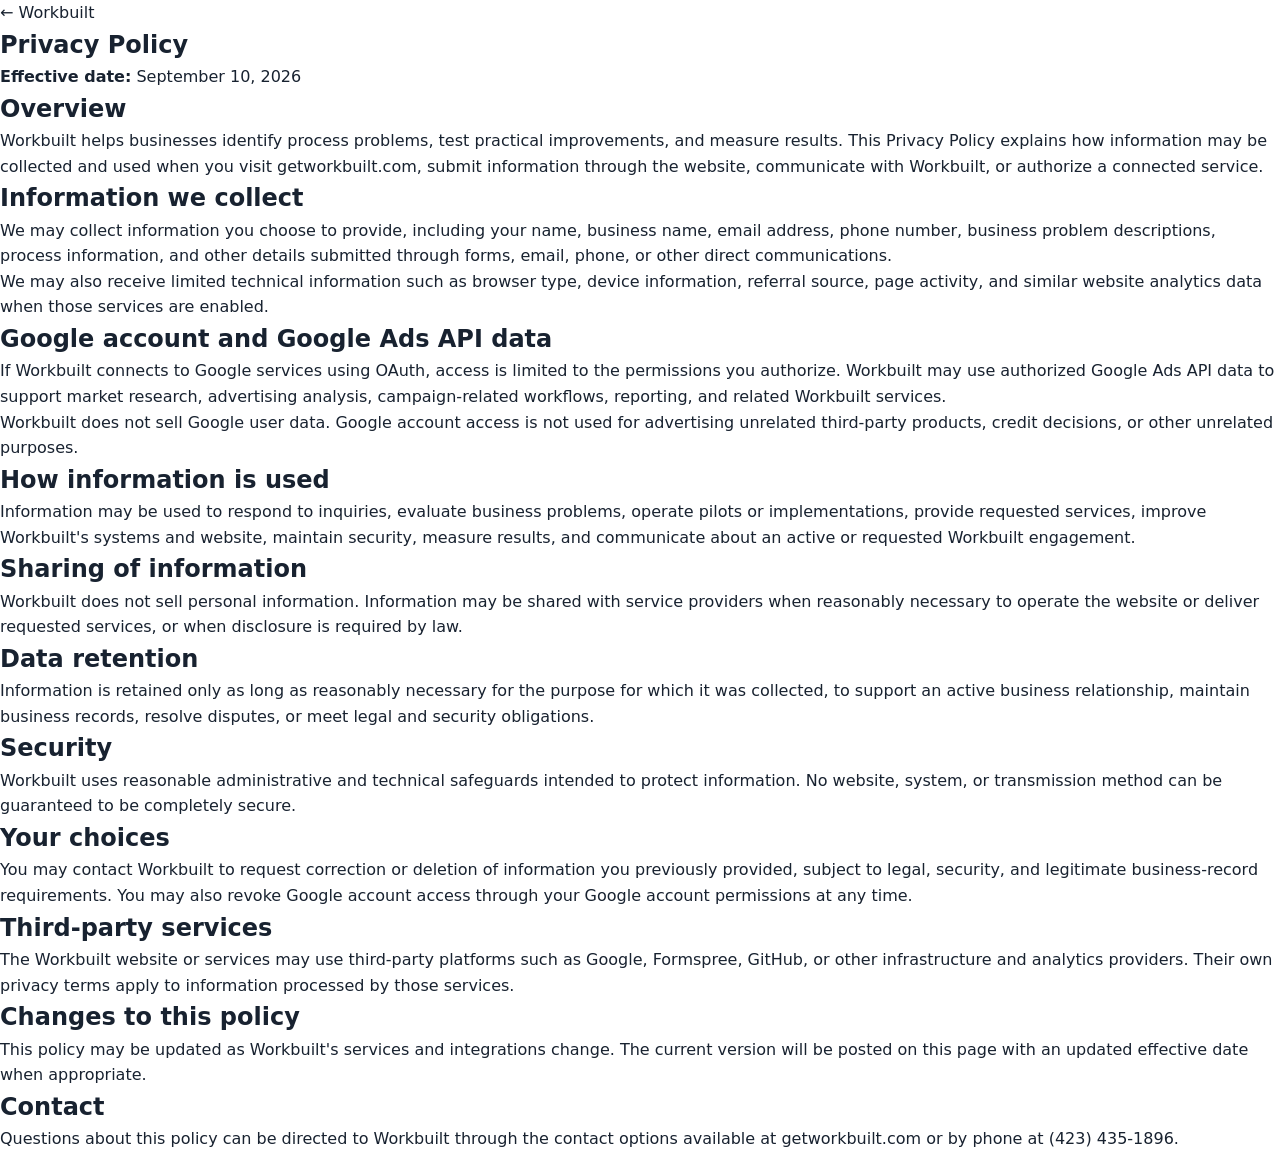
<file: privacy/index.html>
<!doctype html>
<html lang="en">
<head>
  <meta charset="utf-8">
  <meta name="viewport" content="width=device-width,initial-scale=1">
  <title>Privacy Policy | Workbuilt</title>
  <meta name="description" content="Workbuilt privacy policy describing how information submitted through the website and connected services is handled.">
  <link rel="canonical" href="https://getworkbuilt.com/privacy/">
  <link rel="stylesheet" href="/styles.css">
</head>
<body>
<main class="wb-authority-page">
  <article>
    <p><a href="/">&larr; Workbuilt</a></p>
    <h1>Privacy Policy</h1>
    <p><strong>Effective date:</strong> September 10, 2026</p>
    <h2>Overview</h2>
    <p>Workbuilt helps businesses identify process problems, test practical improvements, and measure results. This Privacy Policy explains how information may be collected and used when you visit getworkbuilt.com, submit information through the website, communicate with Workbuilt, or authorize a connected service.</p>
    <h2>Information we collect</h2>
    <p>We may collect information you choose to provide, including your name, business name, email address, phone number, business problem descriptions, process information, and other details submitted through forms, email, phone, or other direct communications.</p>
    <p>We may also receive limited technical information such as browser type, device information, referral source, page activity, and similar website analytics data when those services are enabled.</p>
    <h2>Google account and Google Ads API data</h2>
    <p>If Workbuilt connects to Google services using OAuth, access is limited to the permissions you authorize. Workbuilt may use authorized Google Ads API data to support market research, advertising analysis, campaign-related workflows, reporting, and related Workbuilt services.</p>
    <p>Workbuilt does not sell Google user data. Google account access is not used for advertising unrelated third-party products, credit decisions, or other unrelated purposes.</p>
    <h2>How information is used</h2>
    <p>Information may be used to respond to inquiries, evaluate business problems, operate pilots or implementations, provide requested services, improve Workbuilt's systems and website, maintain security, measure results, and communicate about an active or requested Workbuilt engagement.</p>
    <h2>Sharing of information</h2>
    <p>Workbuilt does not sell personal information. Information may be shared with service providers when reasonably necessary to operate the website or deliver requested services, or when disclosure is required by law.</p>
    <h2>Data retention</h2>
    <p>Information is retained only as long as reasonably necessary for the purpose for which it was collected, to support an active business relationship, maintain business records, resolve disputes, or meet legal and security obligations.</p>
    <h2>Security</h2>
    <p>Workbuilt uses reasonable administrative and technical safeguards intended to protect information. No website, system, or transmission method can be guaranteed to be completely secure.</p>
    <h2>Your choices</h2>
    <p>You may contact Workbuilt to request correction or deletion of information you previously provided, subject to legal, security, and legitimate business-record requirements. You may also revoke Google account access through your Google account permissions at any time.</p>
    <h2>Third-party services</h2>
    <p>The Workbuilt website or services may use third-party platforms such as Google, Formspree, GitHub, or other infrastructure and analytics providers. Their own privacy terms apply to information processed by those services.</p>
    <h2>Changes to this policy</h2>
    <p>This policy may be updated as Workbuilt's services and integrations change. The current version will be posted on this page with an updated effective date when appropriate.</p>
    <h2>Contact</h2>
    <p>Questions about this policy can be directed to Workbuilt through the contact options available at <a href="/">getworkbuilt.com</a> or by phone at (423) 435-1896.</p>
  </article>
</main>
</body>
</html>
</file>
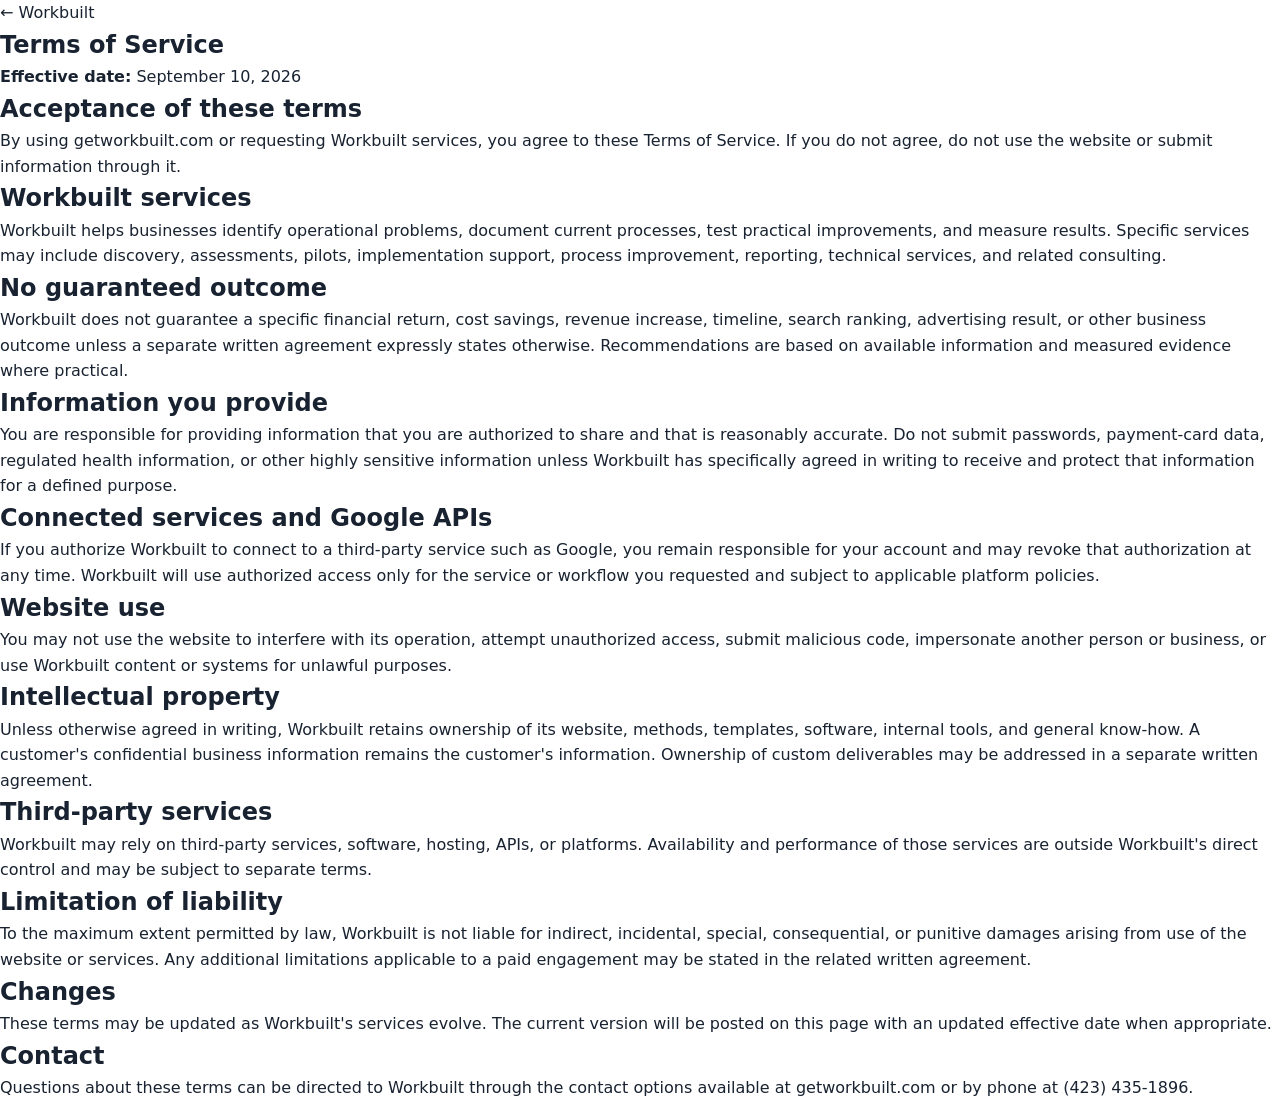
<file: terms/index.html>
<!doctype html>
<html lang="en">
<head>
  <meta charset="utf-8">
  <meta name="viewport" content="width=device-width,initial-scale=1">
  <title>Terms of Service | Workbuilt</title>
  <meta name="description" content="Workbuilt terms of service for use of the website, business assessments, pilots, and related services.">
  <link rel="canonical" href="https://getworkbuilt.com/terms/">
  <link rel="stylesheet" href="/styles.css">
</head>
<body>
<main class="wb-authority-page">
  <article>
    <p><a href="/">&larr; Workbuilt</a></p>
    <h1>Terms of Service</h1>
    <p><strong>Effective date:</strong> September 10, 2026</p>
    <h2>Acceptance of these terms</h2>
    <p>By using getworkbuilt.com or requesting Workbuilt services, you agree to these Terms of Service. If you do not agree, do not use the website or submit information through it.</p>
    <h2>Workbuilt services</h2>
    <p>Workbuilt helps businesses identify operational problems, document current processes, test practical improvements, and measure results. Specific services may include discovery, assessments, pilots, implementation support, process improvement, reporting, technical services, and related consulting.</p>
    <h2>No guaranteed outcome</h2>
    <p>Workbuilt does not guarantee a specific financial return, cost savings, revenue increase, timeline, search ranking, advertising result, or other business outcome unless a separate written agreement expressly states otherwise. Recommendations are based on available information and measured evidence where practical.</p>
    <h2>Information you provide</h2>
    <p>You are responsible for providing information that you are authorized to share and that is reasonably accurate. Do not submit passwords, payment-card data, regulated health information, or other highly sensitive information unless Workbuilt has specifically agreed in writing to receive and protect that information for a defined purpose.</p>
    <h2>Connected services and Google APIs</h2>
    <p>If you authorize Workbuilt to connect to a third-party service such as Google, you remain responsible for your account and may revoke that authorization at any time. Workbuilt will use authorized access only for the service or workflow you requested and subject to applicable platform policies.</p>
    <h2>Website use</h2>
    <p>You may not use the website to interfere with its operation, attempt unauthorized access, submit malicious code, impersonate another person or business, or use Workbuilt content or systems for unlawful purposes.</p>
    <h2>Intellectual property</h2>
    <p>Unless otherwise agreed in writing, Workbuilt retains ownership of its website, methods, templates, software, internal tools, and general know-how. A customer's confidential business information remains the customer's information. Ownership of custom deliverables may be addressed in a separate written agreement.</p>
    <h2>Third-party services</h2>
    <p>Workbuilt may rely on third-party services, software, hosting, APIs, or platforms. Availability and performance of those services are outside Workbuilt's direct control and may be subject to separate terms.</p>
    <h2>Limitation of liability</h2>
    <p>To the maximum extent permitted by law, Workbuilt is not liable for indirect, incidental, special, consequential, or punitive damages arising from use of the website or services. Any additional limitations applicable to a paid engagement may be stated in the related written agreement.</p>
    <h2>Changes</h2>
    <p>These terms may be updated as Workbuilt's services evolve. The current version will be posted on this page with an updated effective date when appropriate.</p>
    <h2>Contact</h2>
    <p>Questions about these terms can be directed to Workbuilt through the contact options available at <a href="/">getworkbuilt.com</a> or by phone at (423) 435-1896.</p>
  </article>
</main>
</body>
</html>
</file>
<file: styles.css>
:root {
    --navy: #07182c;
    --navy-soft: #102844;
    --blue: #2f80ed;
    --blue-bright: #55a4ff;
    --cyan: #65d8ff;
    --white: #ffffff;
    --off-white: #f6f8fb;
    --text: #182230;
    --muted: #637083;
    --border: #dfe5ec;
    --shadow: 0 20px 50px rgba(7, 24, 44, 0.10);
}

* {
    box-sizing: border-box;
    margin: 0;
    padding: 0;
}

html {
    scroll-behavior: smooth;
}

body {
    font-family:
        Inter,
        ui-sans-serif,
        system-ui,
        -apple-system,
        BlinkMacSystemFont,
        "Segoe UI",
        sans-serif;

    color: var(--text);
    background: var(--white);
    line-height: 1.6;
}

a {
    color: inherit;
    text-decoration: none;
}

.container {
    width: min(1180px, calc(100% - 48px));
    margin: 0 auto;
}


/* HEADER */

.site-header {
    position: sticky;
    top: 0;
    z-index: 100;
    background: rgba(255, 255, 255, 0.96);
    border-bottom: 1px solid var(--border);
    backdrop-filter: blur(12px);
}

.nav-container {
    min-height: 76px;
    display: flex;
    align-items: center;
    justify-content: space-between;
}

.brand,
.footer-brand {
    display: flex;
    align-items: center;
    gap: 11px;
}

.brand-mark {
    width: 36px;
    height: 36px;
    display: inline-flex;
    align-items: center;
    justify-content: center;
    border-radius: 9px;
    background: var(--blue);
    color: var(--white);
    font-weight: 800;
}

.brand-name {
    font-weight: 800;
    letter-spacing: 0.08em;
    color: var(--navy);
}

.nav-links {
    display: flex;
    align-items: center;
    gap: 30px;
    font-size: 0.92rem;
    font-weight: 600;
}

.nav-links a {
    color: #405066;
}

.nav-links a:hover {
    color: var(--blue);
}

.nav-links .nav-cta {
    padding: 11px 18px;
    border-radius: 8px;
    background: var(--navy);
    color: var(--white);
}


/* HERO */

.hero {
    overflow: hidden;
    color: var(--white);
    background:
        radial-gradient(
            circle at 85% 20%,
            rgba(47, 128, 237, 0.32),
            transparent 32%
        ),
        linear-gradient(
            135deg,
            #061426 0%,
            #0b2039 55%,
            #0e2b4d 100%
        );
}

.hero-grid {
    min-height: 690px;
    display: grid;
    grid-template-columns: 1.15fr 0.85fr;
    align-items: center;
    gap: 80px;
    padding-top: 90px;
    padding-bottom: 90px;
}

.eyebrow {
    margin-bottom: 18px;
    color: var(--blue-bright);
    font-size: 0.76rem;
    font-weight: 800;
    letter-spacing: 0.15em;
}

.hero h1 {
    max-width: 760px;
    font-size: clamp(3rem, 5vw, 5rem);
    line-height: 1.02;
    letter-spacing: -0.045em;
}

.hero h1 span {
    color: var(--cyan);
}

.hero-copy {
    max-width: 690px;
    margin-top: 28px;
    color: #c5d1df;
    font-size: 1.18rem;
}

.hero-actions {
    display: flex;
    gap: 14px;
    margin-top: 36px;
}

.button {
    display: inline-flex;
    align-items: center;
    justify-content: center;
    min-height: 50px;
    padding: 0 24px;
    border-radius: 8px;
    font-weight: 750;
    transition:
        transform 0.15s ease,
        box-shadow 0.15s ease;
}

.button:hover {
    transform: translateY(-2px);
}

.button-primary {
    background: var(--blue);
    color: var(--white);
    box-shadow:
        0 10px 30px rgba(47, 128, 237, 0.28);
}

.button-secondary {
    border: 1px solid rgba(255, 255, 255, 0.24);
    color: var(--white);
}

.hero-note {
    margin-top: 28px;
    color: #8fa4ba;
    font-size: 0.9rem;
}


/* HERO PROCESS PANEL */

.hero-panel {
    padding: 32px;
    border:
        1px solid rgba(255, 255, 255, 0.12);
    border-radius: 18px;
    background: rgba(255, 255, 255, 0.055);
    box-shadow: 0 30px 80px rgba(0, 0, 0, 0.20);
}

.panel-label {
    margin-bottom: 28px;
    color: #8fa4ba;
    font-size: 0.72rem;
    font-weight: 800;
    letter-spacing: 0.14em;
}

.flow-item {
    display: flex;
    align-items: center;
    gap: 16px;
}

.flow-item > span {
    width: 42px;
    height: 42px;
    flex: 0 0 42px;
    display: inline-flex;
    align-items: center;
    justify-content: center;
    border-radius: 50%;
    background: rgba(47, 128, 237, 0.16);
    color: var(--cyan);
    font-size: 0.78rem;
    font-weight: 800;
}

.flow-item strong,
.flow-item small {
    display: block;
}

.flow-item strong {
    font-size: 1rem;
}

.flow-item small {
    margin-top: 2px;
    color: #91a5ba;
}

.flow-line {
    width: 1px;
    height: 22px;
    margin: 5px 0 5px 20px;
    background: rgba(101, 216, 255, 0.25);
}


/* GENERAL SECTIONS */

.section {
    padding: 110px 0;
}

.section-light {
    background: var(--off-white);
}

.section-heading {
    max-width: 700px;
    margin-bottom: 55px;
}

.section-heading h2,
.philosophy-section h2,
.contact-section h2 {
    color: var(--navy);
    font-size: clamp(2.2rem, 4vw, 3.5rem);
    line-height: 1.08;
    letter-spacing: -0.035em;
}

.section-heading p {
    margin-top: 20px;
    color: var(--muted);
    font-size: 1.08rem;
}


/* PROCESS CARDS */

.card-grid {
    display: grid;
    grid-template-columns: repeat(3, 1fr);
    gap: 22px;
}

.process-card {
    min-height: 270px;
    padding: 30px;
    border: 1px solid var(--border);
    border-radius: 14px;
    background: var(--white);
    box-shadow: 0 8px 30px rgba(7, 24, 44, 0.04);
}

.card-number {
    margin-bottom: 35px;
    color: var(--blue);
    font-size: 0.75rem;
    font-weight: 800;
    letter-spacing: 0.12em;
}

.process-card h3 {
    color: var(--navy);
    font-size: 1.35rem;
}

.process-card p {
    margin-top: 12px;
    color: var(--muted);
}


/* PHILOSOPHY */

.philosophy-section {
    color: var(--white);
    background: var(--navy);
}

.philosophy-grid {
    display: grid;
    grid-template-columns: 0.9fr 1.1fr;
    gap: 100px;
    align-items: start;
}

.philosophy-section h2 {
    color: var(--white);
}

.philosophy-copy {
    color: #b8c7d7;
    font-size: 1.12rem;
}

.philosophy-copy p + p {
    margin-top: 22px;
}

.philosophy-copy .highlight-copy {
    padding-top: 24px;
    border-top: 1px solid rgba(255, 255, 255, 0.12);
    color: var(--cyan);
    font-weight: 700;
}


/* AUDIENCE */

.audience-grid {
    display: grid;
    grid-template-columns: 0.9fr 1.1fr;
    gap: 100px;
}

.audience-heading {
    margin-bottom: 0;
}

.signal {
    display: grid;
    grid-template-columns: 55px 1fr;
    gap: 16px;
    padding: 22px 0;
    border-bottom: 1px solid var(--border);
}

.signal:first-child {
    padding-top: 0;
}

.signal span {
    color: var(--blue);
    font-size: 0.76rem;
    font-weight: 800;
}

.signal p {
    color: #4d5c70;
    font-size: 1.05rem;
}


/* CONTACT */

.contact-section {
    text-align: center;
    background:
        radial-gradient(
            circle at center top,
            rgba(47, 128, 237, 0.13),
            transparent 42%
        ),
        #ffffff;
}

.contact-inner {
    max-width: 760px;
}

.contact-section p {
    max-width: 640px;
    margin: 24px auto 32px;
    color: var(--muted);
    font-size: 1.08rem;
}

.button-large {
    min-height: 56px;
    padding: 0 30px;
}

.contact-note {
    display: block;
    margin-top: 16px;
    color: var(--muted);
}


/* FOOTER */

.site-footer {
    padding: 34px 0;
    border-top: 1px solid var(--border);
    background: var(--white);
}

.footer-inner {
    display: flex;
    align-items: center;
    justify-content: space-between;
    gap: 30px;
}

.footer-copy {
    color: var(--muted);
    font-size: 0.86rem;
}


/* RESPONSIVE */

@media (max-width: 900px) {

    .nav-links a:not(.nav-cta) {
        display: none;
    }

    .hero-grid,
    .philosophy-grid,
    .audience-grid {
        grid-template-columns: 1fr;
    }

    .hero-grid {
        gap: 55px;
        padding-top: 70px;
        padding-bottom: 70px;
    }

    .card-grid {
        grid-template-columns: repeat(2, 1fr);
    }

    .philosophy-grid,
    .audience-grid {
        gap: 50px;
    }
}


@media (max-width: 620px) {

    .container {
        width: min(100% - 30px, 1180px);
    }

    .nav-container {
        min-height: 68px;
    }

    .nav-cta {
        font-size: 0.8rem;
    }

    .hero-grid {
        min-height: auto;
    }

    .hero h1 {
        font-size: 2.8rem;
    }

    .hero-actions {
        flex-direction: column;
    }

    .button {
        width: 100%;
    }

    .card-grid {
        grid-template-columns: 1fr;
    }

    .section {
        padding: 80px 0;
    }

    .footer-inner {
        flex-direction: column;
        align-items: flex-start;
    }
}
/* ==========================================================
   WORKBUILT 2026 CONVERSION UPDATE
   ========================================================== */
.centered-heading { max-width: 850px; margin: 0 auto; text-align: center; }
.centered-heading p { max-width: 760px; margin: 1rem auto 0; color: var(--muted); font-size: 1.08rem; }
.principle-line { color: var(--navy) !important; }
.founder-section { background: var(--white); }
.founder-grid { display: grid; grid-template-columns: .8fr 1.2fr; gap: 5rem; align-items: start; }
.founder-copy { max-width: 720px; }
.founder-copy p { color: var(--muted); font-size: 1.06rem; margin-bottom: 1.25rem; }
.founder-copy strong { color: var(--navy); }
.founder-copy .button { margin-top: .5rem; }
.results-grid { display: grid; grid-template-columns: repeat(4,1fr); gap: 1rem; margin-top: 2.5rem; }
.result-card { background: var(--white); border: 1px solid var(--border); border-radius: 12px; padding: 1.5rem; box-shadow: 0 10px 30px rgba(7,24,44,.05); }
.result-card strong { display: block; color: var(--navy); font-size: 1.1rem; margin-bottom: .35rem; }
.result-card span { color: var(--muted); font-size: .95rem; }
.results-note { max-width: 820px; margin-top: 1.5rem; color: var(--muted); font-size: .95rem; }
@media (max-width: 900px) {
  .founder-grid { grid-template-columns: 1fr; gap: 2rem; }
  .results-grid { grid-template-columns: repeat(2,1fr); }
}
@media (max-width: 560px) {
  .results-grid { grid-template-columns: 1fr; }
}

/* ==========================================================
   WORKBUILT CONVERSION UPDATE — CHUNK 2
   Trust, pilot clarity, local fit, FAQ, accessibility
   ========================================================== */

:focus-visible {
    outline: 3px solid var(--cyan);
    outline-offset: 3px;
}

.trust-strip {
    background: #ffffff;
    border-bottom: 1px solid var(--border);
}

.trust-strip-grid {
    display: grid;
    grid-template-columns: repeat(4, 1fr);
}

.trust-item {
    padding: 22px 24px;
    border-right: 1px solid var(--border);
}

.trust-item:first-child { padding-left: 0; }
.trust-item:last-child { border-right: 0; }
.trust-item strong,
.trust-item span { display: block; }
.trust-item strong { color: var(--navy); font-size: .96rem; }
.trust-item span { margin-top: 3px; color: var(--muted); font-size: .82rem; }

.industry-fit {
    grid-column: 1 / -1;
    margin-top: 52px;
    padding-top: 36px;
    border-top: 1px solid var(--border);
}

.industry-fit-label {
    margin-bottom: 14px;
    color: var(--navy);
    font-size: .72rem;
    font-weight: 800;
    letter-spacing: .13em;
}

.industry-chips { display: flex; flex-wrap: wrap; gap: 10px; }
.industry-chips span {
    padding: 9px 13px;
    border: 1px solid #cdd9e7;
    border-radius: 999px;
    background: #ffffff;
    color: #405066;
    font-size: .9rem;
    font-weight: 650;
}
.industry-fit-note {
    max-width: 900px;
    margin-top: 18px;
    color: var(--muted);
    font-size: .98rem;
}

.pilot-section { background: #ffffff; }
.pilot-header-grid {
    display: grid;
    grid-template-columns: 1.05fr .95fr;
    gap: 80px;
    align-items: start;
    margin-bottom: 45px;
}
.pilot-header-grid .section-heading { margin-bottom: 0; }
.pilot-intro-copy { color: var(--muted); font-size: 1.08rem; }
.pilot-intro-copy p + p { margin-top: 16px; }
.pilot-intro-copy strong { color: var(--navy); }

.pilot-steps {
    display: grid;
    grid-template-columns: repeat(5, 1fr);
    gap: 14px;
}
.pilot-step {
    position: relative;
    min-height: 245px;
    padding: 24px 20px;
    border: 1px solid var(--border);
    border-radius: 12px;
    background: var(--off-white);
}
.pilot-step span {
    display: block;
    margin-bottom: 28px;
    color: var(--blue);
    font-size: .74rem;
    font-weight: 800;
    letter-spacing: .12em;
}
.pilot-step h3 { color: var(--navy); font-size: 1.08rem; line-height: 1.3; }
.pilot-step p { margin-top: 10px; color: var(--muted); font-size: .91rem; line-height: 1.6; }

.pilot-proof-bar {
    display: grid;
    grid-template-columns: repeat(3, 1fr) auto;
    gap: 24px;
    align-items: center;
    margin-top: 22px;
    padding: 22px 24px;
    border-radius: 12px;
    background: var(--navy);
    color: #fff;
}
.pilot-proof-bar strong,
.pilot-proof-bar span { display: block; }
.pilot-proof-bar strong { font-size: .9rem; }
.pilot-proof-bar span { margin-top: 2px; color: #91a5ba; font-size: .78rem; }
.pilot-proof-bar .button { white-space: nowrap; }

.founder-facts {
    display: grid;
    gap: 12px;
    margin-top: 30px;
}
.founder-facts div {
    padding: 15px 17px;
    border-left: 3px solid var(--blue);
    background: var(--off-white);
}
.founder-facts strong,
.founder-facts span { display: block; }
.founder-facts strong { color: var(--navy); }
.founder-facts span { margin-top: 2px; color: var(--muted); font-size: .88rem; }

.faq-section { background: #ffffff; }
.faq-grid {
    display: grid;
    grid-template-columns: .8fr 1.2fr;
    gap: 90px;
    align-items: start;
}
.faq-heading { position: sticky; top: 115px; margin-bottom: 0; }
.faq-list details { border-bottom: 1px solid var(--border); }
.faq-list details:first-child { border-top: 1px solid var(--border); }
.faq-list summary {
    cursor: pointer;
    list-style: none;
    padding: 22px 44px 22px 0;
    color: var(--navy);
    font-weight: 750;
    position: relative;
}
.faq-list summary::-webkit-details-marker { display: none; }
.faq-list summary::after {
    content: "+";
    position: absolute;
    right: 4px;
    top: 18px;
    color: var(--blue);
    font-size: 1.5rem;
    font-weight: 400;
}
.faq-list details[open] summary::after { content: "–"; }
.faq-list details p {
    max-width: 700px;
    padding: 0 44px 22px 0;
    color: var(--muted);
    line-height: 1.7;
}

.contact-note a { color: var(--blue); font-weight: 700; }

@media (max-width: 1050px) {
    .pilot-steps { grid-template-columns: repeat(3, 1fr); }
    .pilot-proof-bar { grid-template-columns: repeat(3, 1fr); }
    .pilot-proof-bar .button { grid-column: 1 / -1; }
}

@media (max-width: 900px) {
    .trust-strip-grid { grid-template-columns: repeat(2, 1fr); }
    .trust-item:nth-child(2) { border-right: 0; }
    .trust-item:nth-child(-n+2) { border-bottom: 1px solid var(--border); }
    .trust-item:first-child { padding-left: 24px; }
    .pilot-header-grid,
    .faq-grid { grid-template-columns: 1fr; gap: 38px; }
    .faq-heading { position: static; }
}

@media (max-width: 700px) {
    .trust-strip-grid { grid-template-columns: 1fr; }
    .trust-item,
    .trust-item:nth-child(2) {
        padding: 16px 0;
        border-right: 0;
        border-bottom: 1px solid var(--border);
    }
    .trust-item:last-child { border-bottom: 0; }
    .pilot-steps { grid-template-columns: 1fr; }
    .pilot-step { min-height: auto; }
    .pilot-proof-bar { grid-template-columns: 1fr; padding: 20px; }
    .pilot-proof-bar .button { grid-column: auto; }
    .industry-fit { margin-top: 35px; }
}


/* ==========================================================
   WORKBUILT CHUNK 3 — FINAL CONVERSION / MOBILE POLISH
   ========================================================== */
.skip-link {
    position: fixed; left: 16px; top: -80px; z-index: 9999;
    padding: 10px 14px; border-radius: 8px; background: #fff; color: var(--navy);
    box-shadow: 0 8px 24px rgba(0,0,0,.15); font-weight: 800;
}
.skip-link:focus { top: 16px; }
.hero-local-note {
    display: block; margin-top: 9px; color: var(--muted); font-size: .84rem;
    font-weight: 650; letter-spacing: 0;
}
.mobile-cta { display: none; }
.pilot-form-reassurance { max-width: 520px; line-height: 1.5; }
.button, .nav-links a, summary { -webkit-tap-highlight-color: transparent; }
.button:focus-visible, a:focus-visible, input:focus-visible, textarea:focus-visible, summary:focus-visible {
    outline: 3px solid rgba(36, 112, 184, .35); outline-offset: 3px;
}
@media (max-width: 700px) {
    body { padding-bottom: 82px; }
    .hero-actions .button { width: 100%; text-align: center; }
    .hero-local-note { margin-top: 10px; }
    .pilot-form-card { padding: 24px 18px; }
    .pilot-contact-grid { grid-template-columns: 1fr; }
    .pilot-submit-button { width: 100%; }
    .mobile-cta {
        display: flex; position: fixed; left: 0; right: 0; bottom: 0; z-index: 1000;
        align-items: center; justify-content: space-between; gap: 14px;
        padding: 11px 16px; background: rgba(15,30,53,.98); color: #fff;
        box-shadow: 0 -8px 24px rgba(15,30,53,.16);
    }
    .mobile-cta span, .mobile-cta strong, .mobile-cta small { display: block; }
    .mobile-cta strong { font-size: .86rem; }
    .mobile-cta small { margin-top: 2px; color: #aebed0; font-size: .72rem; }
    .mobile-cta .button { flex: 0 0 auto; padding: 10px 15px; font-size: .82rem; }
}


/* ==========================================================
   FINAL QA / DEPLOYMENT POLISH
   ========================================================== */

:target {
    scroll-margin-top: 96px;
}

button, input, textarea, summary, a {
    -webkit-tap-highlight-color: transparent;
}

summary {
    cursor: pointer;
}

.pilot-form-status a {
    color: inherit;
    text-decoration: underline;
    font-weight: 700;
}

@media (prefers-reduced-motion: reduce) {
    html { scroll-behavior: auto; }
    *, *::before, *::after {
        animation-duration: 0.01ms !important;
        animation-iteration-count: 1 !important;
        transition-duration: 0.01ms !important;
    }
}

@media (max-width: 768px) {
    body { padding-bottom: 78px; }
    .hero-grid { min-height: auto; }
}

/* WORKBUILT ACQUISITION RELEASE 1B - REPAIRED */
.wb-assistant-section { padding: 90px 0; }
.wb-assistant-card { max-width: 900px; margin: 0 auto; padding: 42px; border: 1px solid var(--border); border-radius: 18px; background: var(--surface); }
.wb-assistant-lead { max-width: 720px; margin-bottom: 30px; color: var(--muted); }

#wb-assistant-form .wb-assistant-step { display: none !important; }
#wb-assistant-form .wb-assistant-step.is-active { display: block !important; }

.wb-assistant-question { margin-bottom: 14px; font-size: 1.15rem; font-weight: 700; }
#wb-assistant-form textarea,
#wb-assistant-form input { width: 100%; box-sizing: border-box; }
#wb-assistant-form textarea { min-height: 130px; margin-bottom: 18px; padding: 14px 16px; resize: vertical; font: inherit; line-height: 1.5; border: 1px solid var(--border); border-radius: 10px; background: #fff; }
#wb-assistant-form input { padding: 12px 14px; }
.wb-assistant-actions { display: flex; gap: 12px; margin-top: 18px; }

@media (max-width: 620px) {
    .wb-assistant-card { padding: 26px 20px; }
    .wb-assistant-actions { flex-direction: column; }
}

/* WORKBUILT ACQUISITION RELEASE 1D */
.wb-phone-section { padding: 36px 0 80px; }
.wb-phone-card { display:flex; align-items:center; justify-content:space-between; gap:36px; padding:34px 38px; border:1px solid var(--border); border-radius:18px; background:var(--surface); }
.wb-phone-card h2 { margin-bottom:10px; }
.wb-phone-card p { max-width:680px; margin-bottom:12px; color:var(--muted); }
.wb-phone-number { display:inline-block; font-size:1.25rem; font-weight:700; text-decoration:none; }
.wb-phone-actions { display:flex; flex-wrap:wrap; gap:12px; flex-shrink:0; }
.wb-footer-contact { display:flex; flex-wrap:wrap; justify-content:center; gap:10px; padding:18px 20px; text-align:center; }
.wb-footer-contact a { text-decoration:none; }
@media (max-width:760px) {
  .wb-phone-card { flex-direction:column; align-items:flex-start; padding:28px 22px; }
  .wb-phone-actions { width:100%; }
  .wb-phone-actions .button { flex:1 1 180px; text-align:center; }
}
</file>
